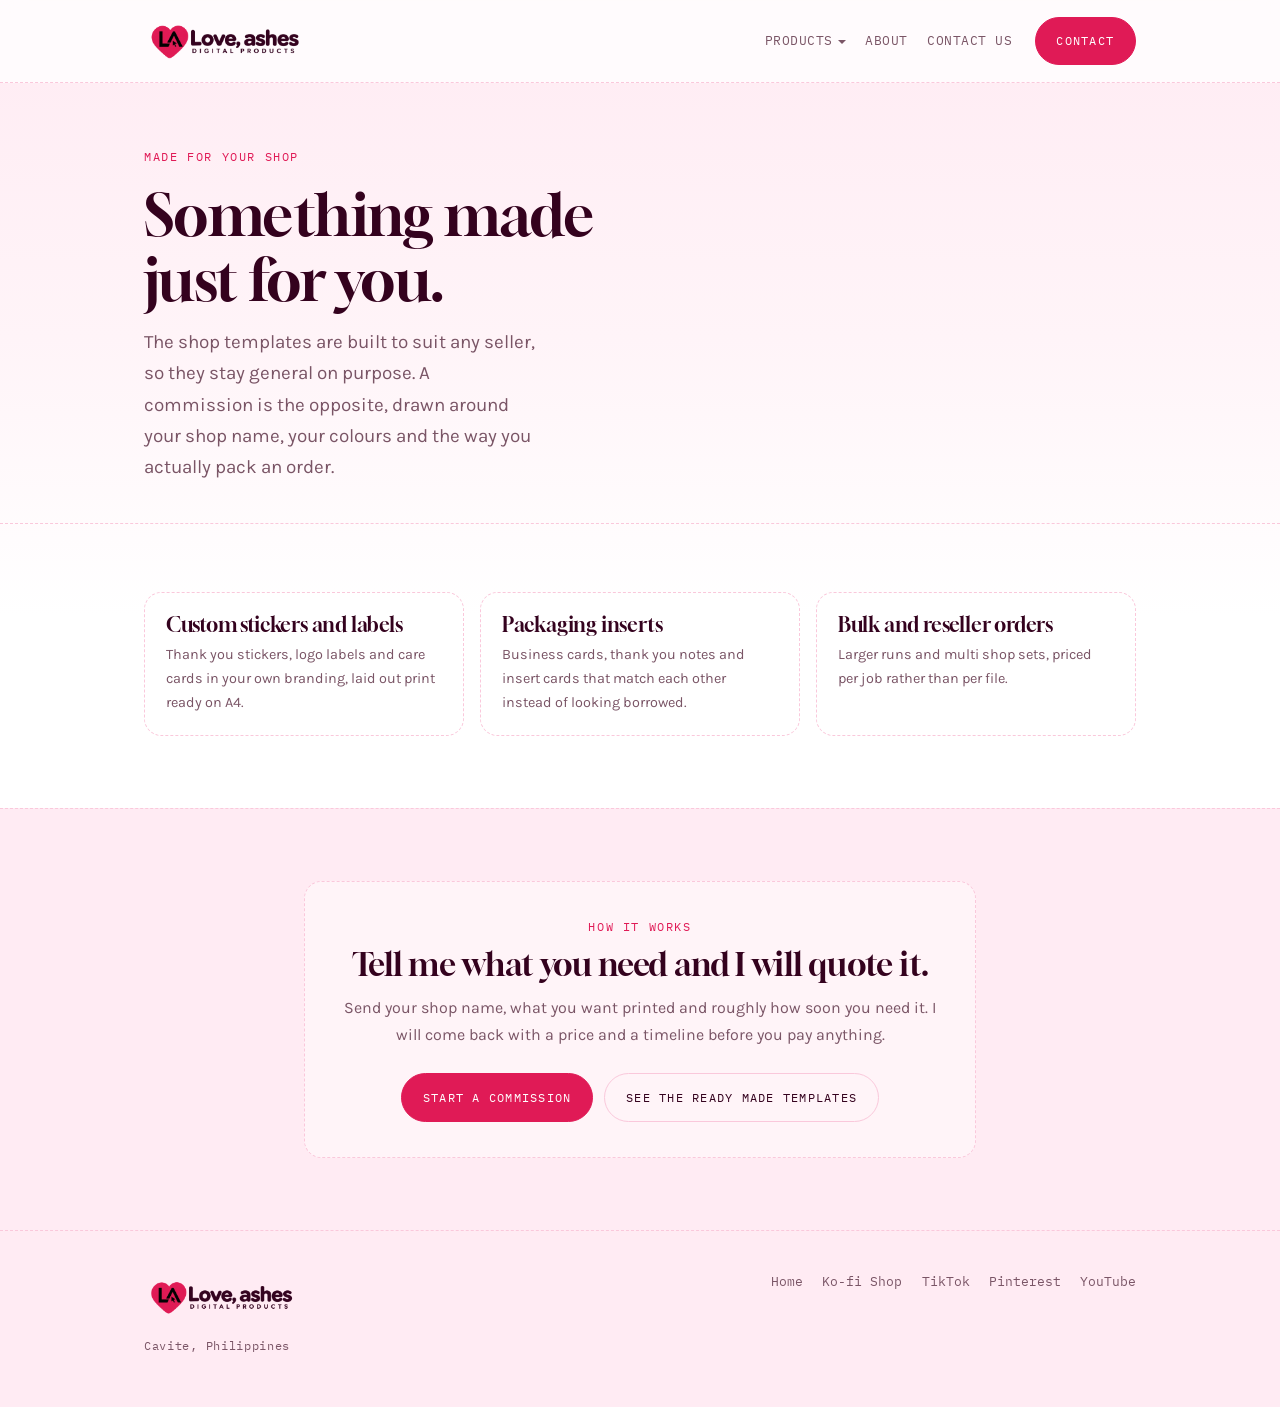
<file: commissions.html>
<!doctype html>
<html lang="en">
<head>
<meta charset="utf-8">
<meta name="viewport" content="width=device-width, initial-scale=1, viewport-fit=cover">
<title>Commissions &middot; Love, Ashes</title>
<meta name="description" content="Custom printable templates made to order: your own stickers, labels, cards and packaging inserts.">
<link rel="stylesheet" href="https://fonts.googleapis.com/css2?family=Gloock&family=Karla:ital,wght@0,400;0,500;0,700;1,400&family=IBM+Plex+Mono:wght@400;500&display=swap">
<link rel="stylesheet" href="styles.css">
<style>
:root{padding-top:env(safe-area-inset-top,0px);padding-bottom:env(safe-area-inset-bottom,0px)}
[hidden]{display:none!important}
.note{
  border:1.5px dashed var(--cut);border-radius:1.1rem;background:var(--wash);
  padding:clamp(1.4rem,4vw,2.2rem);max-width:42rem;margin:0 auto;text-align:center;
}
.linkcards{display:grid;grid-template-columns:repeat(auto-fit,minmax(14rem,1fr));gap:1rem;margin-top:2rem}
.linkcard{
  display:block;text-decoration:none;padding:1.3rem;
  border:1.5px dashed var(--cut);border-radius:1.1rem;background:var(--card);
  transition:transform .25s ease,box-shadow .25s ease,border-color .25s ease;
}
.linkcard:hover{transform:translateY(-4px);box-shadow:var(--lift);border-color:var(--rose)}
.linkcard h3{font-size:1.25rem;margin-bottom:.4rem}
.linkcard p{color:var(--ink-soft);font-size:.9rem}
</style>
</head>
<body>


<nav>
  <div class="wrap navin">
    <a class="mark" href="index.html">
      <img src="img/logo.webp" alt="Love, ashes. Digital products." width="2000" height="667">
    </a>
    <div class="navlinks">
      <span class="hasmenu">
        <a href="products.html" aria-haspopup="true">Products<span class="caret" aria-hidden="true"></span></a>
        <span class="menu">
          <a href="products.html">Digital Products</a>
          <a href="keychains.html">Keychains</a>
          <a href="tiktok-finds.html">TikTok Finds</a>
          <a href="commissions.html">Commissions</a>
        </span>
      </span>
      <a href="index.html#about">About</a>
      <a href="contact.html">Contact us</a>
    </div>
    <a class="btn" href="contact.html">Contact</a>
    <button class="burger" type="button" aria-expanded="false" aria-controls="mobilemenu">
      <span class="bars" aria-hidden="true"></span>
      <span class="vh">Menu</span>
    </button>
  </div>
  <div class="mobilemenu" id="mobilemenu" hidden>
    <div class="wrap mm-in">
      <p class="mm-label">Products</p>
      <a href="products.html">Digital Products</a>
      <a href="keychains.html">Keychains</a>
      <a href="tiktok-finds.html">TikTok Finds</a>
      <a href="commissions.html">Commissions</a>
      <p class="mm-label">More</p>
      <a href="index.html#about">About</a>
      <a href="contact.html">Contact us</a>
    </div>
  </div>
</nav>

<header class="hero wrap">
  <p class="spec">Made for your shop</p>
  <h1 style="font-size:clamp(2.3rem,6vw,3.6rem);margin-block:1rem .9rem;max-width:17ch">Something made just for you.</h1>
  <p class="lede">The shop templates are built to suit any seller, so they stay general on purpose. A commission is the opposite, drawn around your shop name, your colours and the way you actually pack an order.</p>
</header>

<section class="band">
  <div class="wrap">
    <div class="linkcards">
      <div class="linkcard" style="cursor:default">
        <h3>Custom stickers and labels</h3>
        <p>Thank you stickers, logo labels and care cards in your own branding, laid out print ready on A4.</p>
      </div>
      <div class="linkcard" style="cursor:default">
        <h3>Packaging inserts</h3>
        <p>Business cards, thank you notes and insert cards that match each other instead of looking borrowed.</p>
      </div>
      <div class="linkcard" style="cursor:default">
        <h3>Bulk and reseller orders</h3>
        <p>Larger runs and multi shop sets, priced per job rather than per file.</p>
      </div>
    </div>
  </div>
</section>

<section class="band tint">
  <div class="wrap">
    <div class="note">
      <p class="spec">How it works</p>
      <h2 style="font-size:clamp(1.5rem,3.4vw,2rem);margin-block:.6rem .8rem">Tell me what you need and I will quote it.</h2>
      <p style="color:var(--ink-soft)">Send your shop name, what you want printed and roughly how soon you need it. I will come back with a price and a timeline before you pay anything.</p>
      <div class="btn-row" style="justify-content:center">
        <a class="btn" href="contact.html">Start a commission</a>
        <a class="btn ghost" href="products.html">See the ready made templates</a>
      </div>
    </div>
  </div>
</section>

<footer>
  <div class="wrap foot">
    <div>
      <a class="mark" href="index.html" style="margin-bottom:.6rem">
        <img src="img/logo.webp" alt="Love, ashes. Digital products." width="2000" height="667">
      </a>
      <br>
      <small>Cavite, Philippines</small>
    </div>
    <div class="foot-links">
      <a href="index.html">Home</a>
      <a href="https://ko-fi.com/ashesbm">Ko-fi Shop</a>
      <a href="https://www.tiktok.com/@loveashes.co">TikTok</a>
      <a href="https://ph.pinterest.com/ashesavayah/">Pinterest</a>
      <a href="https://www.youtube.com/@Ashesavayah">YouTube</a>
    </div>
  </div>
</footer>

<script>
/* Mobile menu toggle: opens the sheet, closes it on a link, on Escape, on an
   outside tap, and when the viewport grows past the breakpoint where the real
   nav links come back. */
(function(){
  var b=document.querySelector('.burger'), m=document.getElementById('mobilemenu');
  if(!b||!m)return;
  function set(open){b.setAttribute('aria-expanded',open?'true':'false');m.hidden=!open;}
  b.addEventListener('click',function(e){e.stopPropagation();set(m.hidden);});
  m.addEventListener('click',function(e){if(e.target.closest('a'))set(false);});
  document.addEventListener('click',function(e){
    if(!m.hidden&&!m.contains(e.target)&&!b.contains(e.target))set(false);
  });
  document.addEventListener('keydown',function(e){
    if(e.key==='Escape'&&!m.hidden){set(false);b.focus();}
  });
  var mq=window.matchMedia('(min-width:901px)');
  function sync(){if(mq.matches&&!m.hidden)set(false);}
  if(mq.addEventListener)mq.addEventListener('change',sync);else if(mq.addListener)mq.addListener(sync);
  /* belt and braces: some browsers throttle matchMedia in background tabs, and
     the sheet must never be left flagged open once the real nav links return */
  window.addEventListener('resize',sync,{passive:true});
  window.addEventListener('pageshow',sync);
})();
</script>

</body>
</html>
</file>
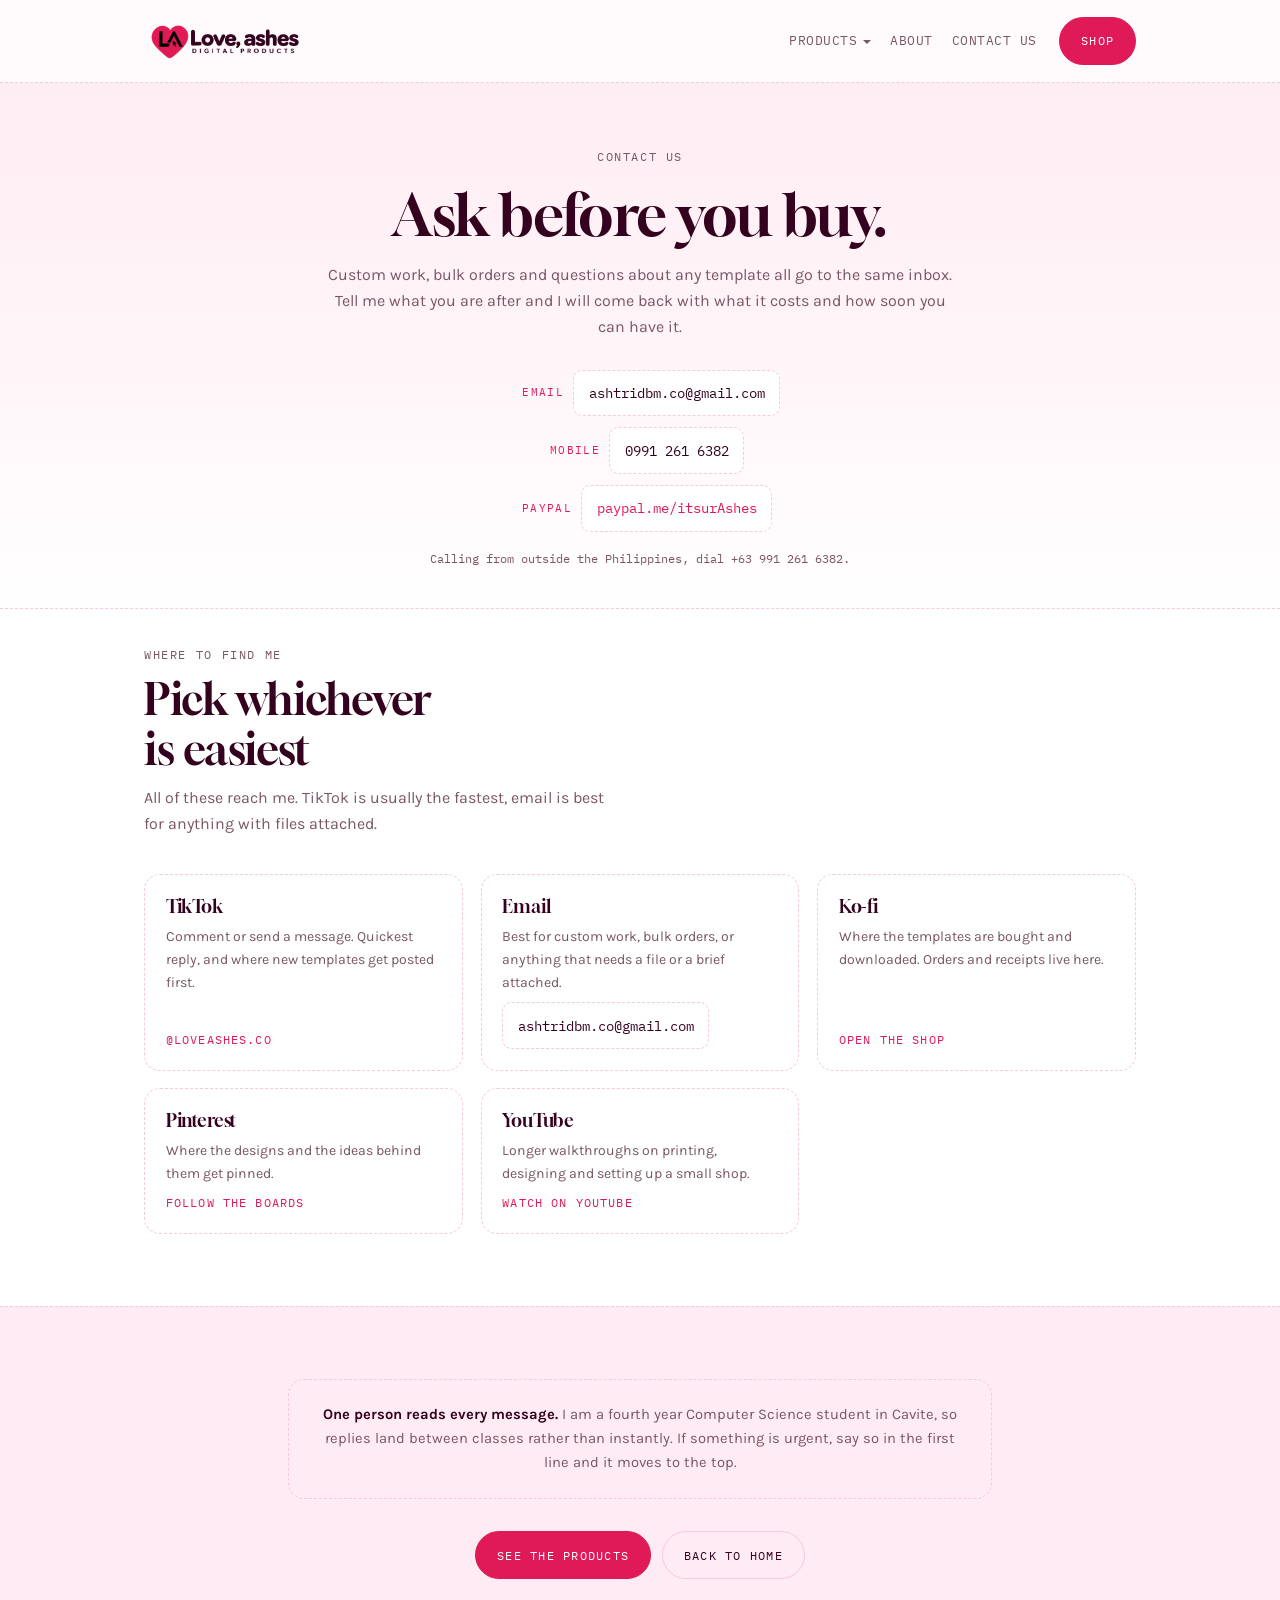
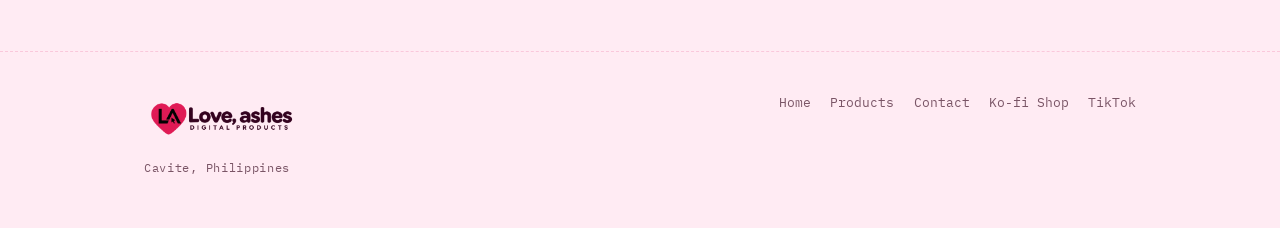
<file: contact.html>
<!doctype html>
<html lang="en">
<head>
<meta charset="utf-8">
<meta name="viewport" content="width=device-width, initial-scale=1, viewport-fit=cover">
<title>Contact &middot; Love, Ashes</title>
<meta name="description" content="Message Love, Ashes about a custom file, a bulk order or a question about any template. Based in Cavite, Philippines.">
<link rel="stylesheet" href="https://fonts.googleapis.com/css2?family=Gloock&family=Karla:ital,wght@0,400;0,500;0,700;1,400&family=IBM+Plex+Mono:wght@400;500&display=swap">
<link rel="stylesheet" href="styles.css">
<style>
:root{padding-top:env(safe-area-inset-top,0px);padding-bottom:env(safe-area-inset-bottom,0px)}
[hidden]{display:none!important}

.channels{display:grid;grid-template-columns:repeat(auto-fit,minmax(15rem,1fr));gap:1.1rem}
.channel{
  min-width:0;background:var(--card);border:1.5px dashed var(--cut);border-radius:1rem;
  padding:1.3rem;display:flex;flex-direction:column;gap:.5rem;
  transition:transform .25s ease,box-shadow .25s ease,border-color .25s ease;
}
.channel:hover{transform:translateY(-4px);box-shadow:var(--lift);border-color:var(--rose)}
.channel h3{font-size:1.15rem}
.channel p{font-size:.88rem;color:var(--ink-soft);flex:1}
.channel a{
  font-family:var(--spec);font-size:.72rem;letter-spacing:.1em;text-transform:uppercase;
  color:var(--rose);text-decoration:none;
}
.channel a:hover{text-decoration:underline}

.reply{
  border:1.5px dashed var(--cut);border-radius:1rem;background:var(--blush);
  padding:1.4rem;max-width:44rem;margin-inline:auto;text-align:center;
}
.reply p{color:var(--ink-soft);font-size:.92rem}
.reply strong{color:var(--ink);font-weight:700}
</style>
</head>
<body>

<nav>
  <div class="wrap navin">
    <a class="mark" href="index.html">
      <img src="img/logo.webp" alt="Love, ashes. Digital products." width="2000" height="667">
    </a>
    <div class="navlinks">
      <span class="hasmenu">
        <a href="products.html" aria-haspopup="true">Products<span class="caret" aria-hidden="true"></span></a>
        <span class="menu">
          <a href="products.html">Digital Products</a>
          <a href="keychains.html">Keychains</a>
          <a href="tiktok-finds.html">TikTok Finds</a>
          <a href="commissions.html">Commissions</a>
        </span>
      </span>
      <a href="index.html#about">About</a>
      <a href="contact.html">Contact us</a>
    </div>
    <a class="btn" href="products.html">Shop</a>
    <button class="burger" type="button" aria-expanded="false" aria-controls="mobilemenu">
      <span class="bars" aria-hidden="true"></span>
      <span class="vh">Menu</span>
    </button>
  </div>
  <div class="mobilemenu" id="mobilemenu" hidden>
    <div class="wrap mm-in">
      <p class="mm-label">Products</p>
      <a href="products.html">Digital Products</a>
      <a href="keychains.html">Keychains</a>
      <a href="tiktok-finds.html">TikTok Finds</a>
      <a href="commissions.html">Commissions</a>
      <p class="mm-label">More</p>
      <a href="index.html#about">About</a>
      <a href="contact.html">Contact us</a>
    </div>
  </div>
</nav>

<header class="hero wrap">
  <div class="contact">
    <p class="spec">Contact us</p>
    <h1 style="font-size:clamp(2.3rem,6vw,3.6rem);margin-block:1rem .9rem">Ask before you buy.</h1>
    <p style="color:var(--ink-soft)">Custom work, bulk orders and questions about any template all go to the same inbox. Tell me what you are after and I will come back with what it costs and how soon you can have it.</p>
    <div class="contact-fields">
      <div class="field">
        <span class="field-label">Email</span>
        <span class="mailbox">ashtridbm.co@gmail.com</span>
      </div>
      <div class="field">
        <span class="field-label">Mobile</span>
        <span class="mailbox">0991 261 6382</span>
      </div>
      <div class="field">
        <span class="field-label">PayPal</span>
        <a class="mailbox paylink" href="https://www.paypal.me/itsurAshes">paypal.me/itsurAshes</a>
      </div>
      <p class="field-note">Calling from outside the Philippines, dial +63 991 261 6382.</p>
    </div>
  </div>
</header>

<section class="band">
  <div class="wrap">
    <div class="band-head">
      <p class="spec">Where to find me</p>
      <h2>Pick whichever is easiest</h2>
      <p>All of these reach me. TikTok is usually the fastest, email is best for anything with files attached.</p>
    </div>
    <div class="channels">
      <article class="channel">
        <h3>TikTok</h3>
        <p>Comment or send a message. Quickest reply, and where new templates get posted first.</p>
        <a href="https://www.tiktok.com/@loveashes.co">@loveashes.co</a>
      </article>
      <article class="channel">
        <h3>Email</h3>
        <p>Best for custom work, bulk orders, or anything that needs a file or a brief attached.</p>
        <span class="mailbox" style="align-self:flex-start">ashtridbm.co@gmail.com</span>
      </article>
      <article class="channel">
        <h3>Ko-fi</h3>
        <p>Where the templates are bought and downloaded. Orders and receipts live here.</p>
        <a href="https://ko-fi.com/ashesbm">Open the shop</a>
      </article>
      <article class="channel">
        <h3>Pinterest</h3>
        <p>Where the designs and the ideas behind them get pinned.</p>
        <a href="https://ph.pinterest.com/ashesavayah/">Follow the boards</a>
      </article>
      <article class="channel">
        <h3>YouTube</h3>
        <p>Longer walkthroughs on printing, designing and setting up a small shop.</p>
        <a href="https://www.youtube.com/@Ashesavayah">Watch on YouTube</a>
      </article>
    </div>
  </div>
</section>

<section class="band tint">
  <div class="wrap">
    <div class="reply">
      <p><strong>One person reads every message.</strong> I am a fourth year Computer Science student in Cavite, so replies land between classes rather than instantly. If something is urgent, say so in the first line and it moves to the top.</p>
    </div>
    <div class="btn-row" style="justify-content:center;margin-top:2rem">
      <a class="btn" href="products.html">See the products</a>
      <a class="btn ghost" href="index.html">Back to home</a>
    </div>
  </div>
</section>

<footer>
  <div class="wrap foot">
    <div>
      <a class="mark" href="index.html" style="margin-bottom:.6rem">
        <img src="img/logo.webp" alt="Love, ashes. Digital products." width="2000" height="667">
      </a>
      <br>
      <small>Cavite, Philippines</small>
    </div>
    <div class="foot-links">
      <a href="index.html">Home</a>
      <a href="products.html">Products</a>
      <a href="contact.html">Contact</a>
      <a href="https://ko-fi.com/ashesbm">Ko-fi Shop</a>
      <a href="https://www.tiktok.com/@loveashes.co">TikTok</a>
    </div>
  </div>
</footer>

<script>
/* Mobile menu toggle: opens the sheet, closes it on a link, on Escape, on an
   outside tap, and when the viewport grows past the breakpoint where the real
   nav links come back. */
(function(){
  var b=document.querySelector('.burger'), m=document.getElementById('mobilemenu');
  if(!b||!m)return;
  function set(open){b.setAttribute('aria-expanded',open?'true':'false');m.hidden=!open;}
  b.addEventListener('click',function(e){e.stopPropagation();set(m.hidden);});
  m.addEventListener('click',function(e){if(e.target.closest('a'))set(false);});
  document.addEventListener('click',function(e){
    if(!m.hidden&&!m.contains(e.target)&&!b.contains(e.target))set(false);
  });
  document.addEventListener('keydown',function(e){
    if(e.key==='Escape'&&!m.hidden){set(false);b.focus();}
  });
  var mq=window.matchMedia('(min-width:901px)');
  function sync(){if(mq.matches&&!m.hidden)set(false);}
  if(mq.addEventListener)mq.addEventListener('change',sync);else if(mq.addListener)mq.addListener(sync);
  /* belt and braces: some browsers throttle matchMedia in background tabs, and
     the sheet must never be left flagged open once the real nav links return */
  window.addEventListener('resize',sync,{passive:true});
  window.addEventListener('pageshow',sync);
})();
</script>

</body>
</html>
</file>
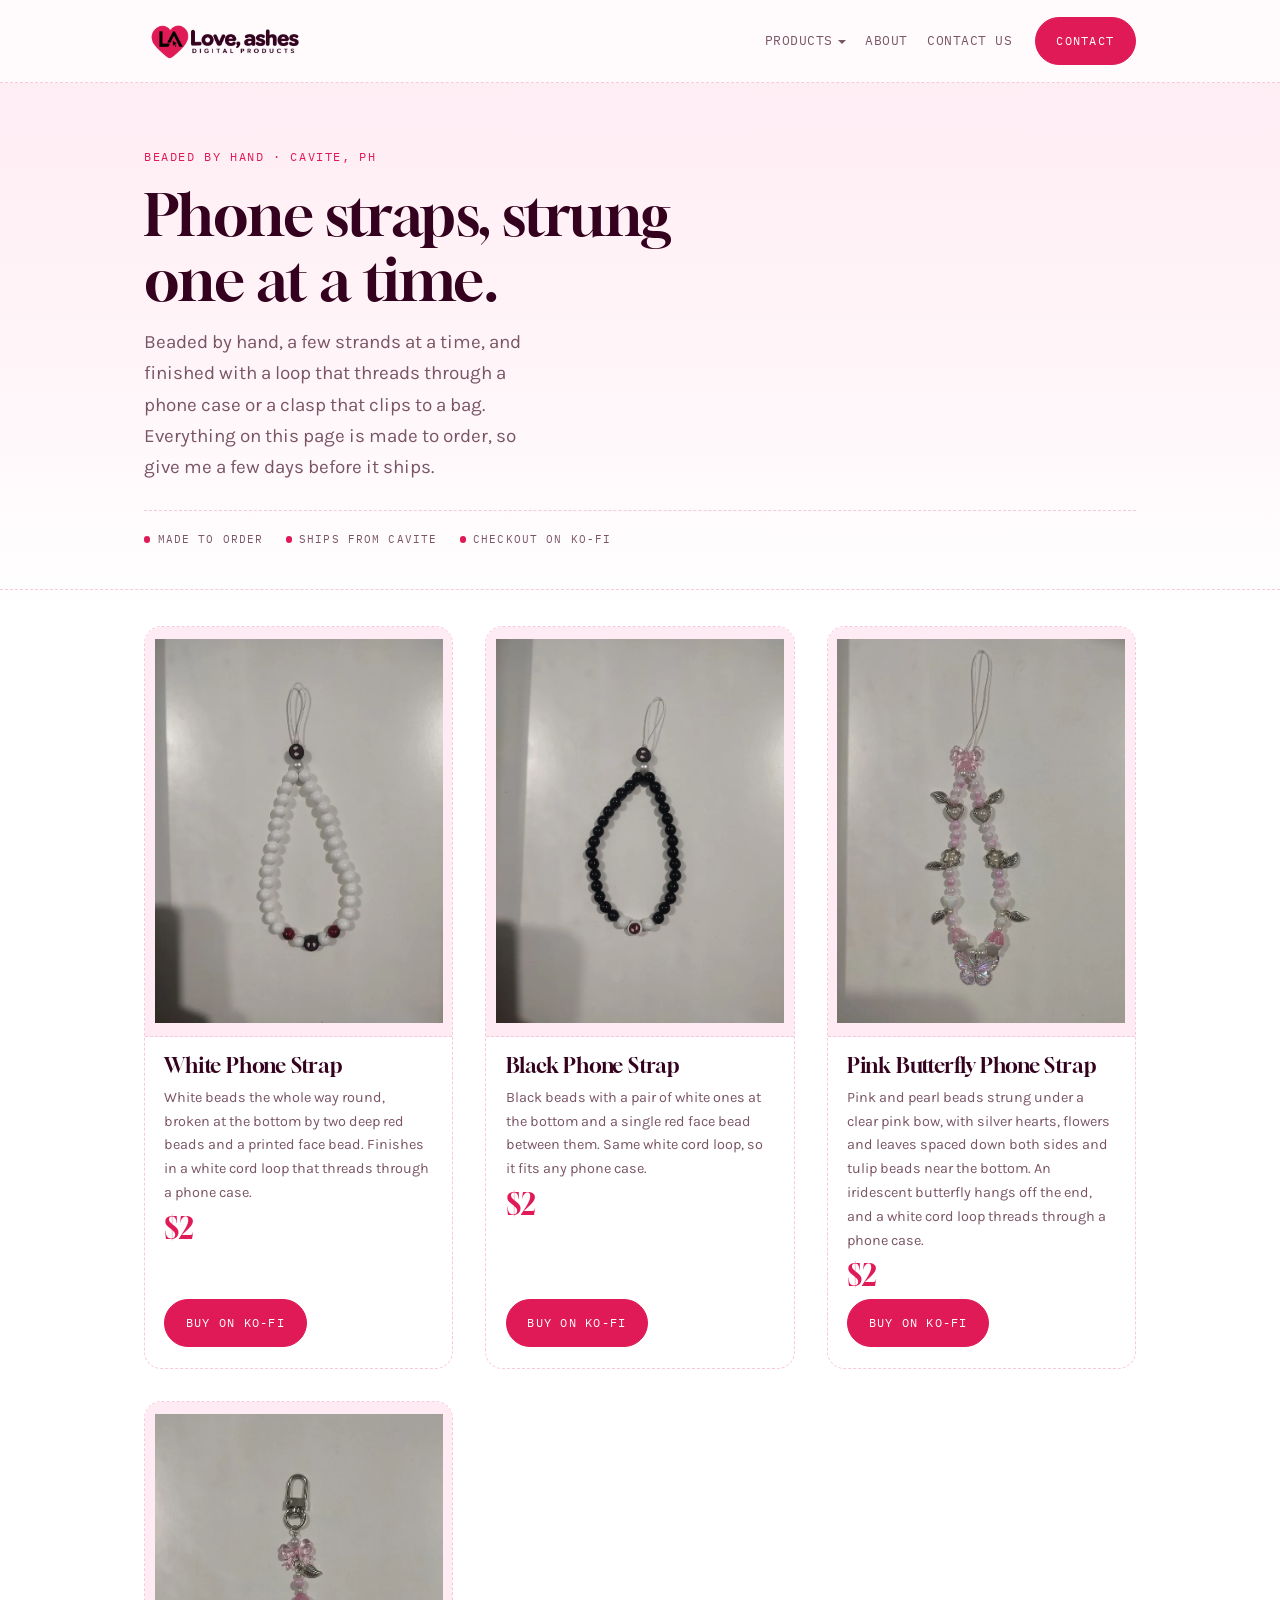
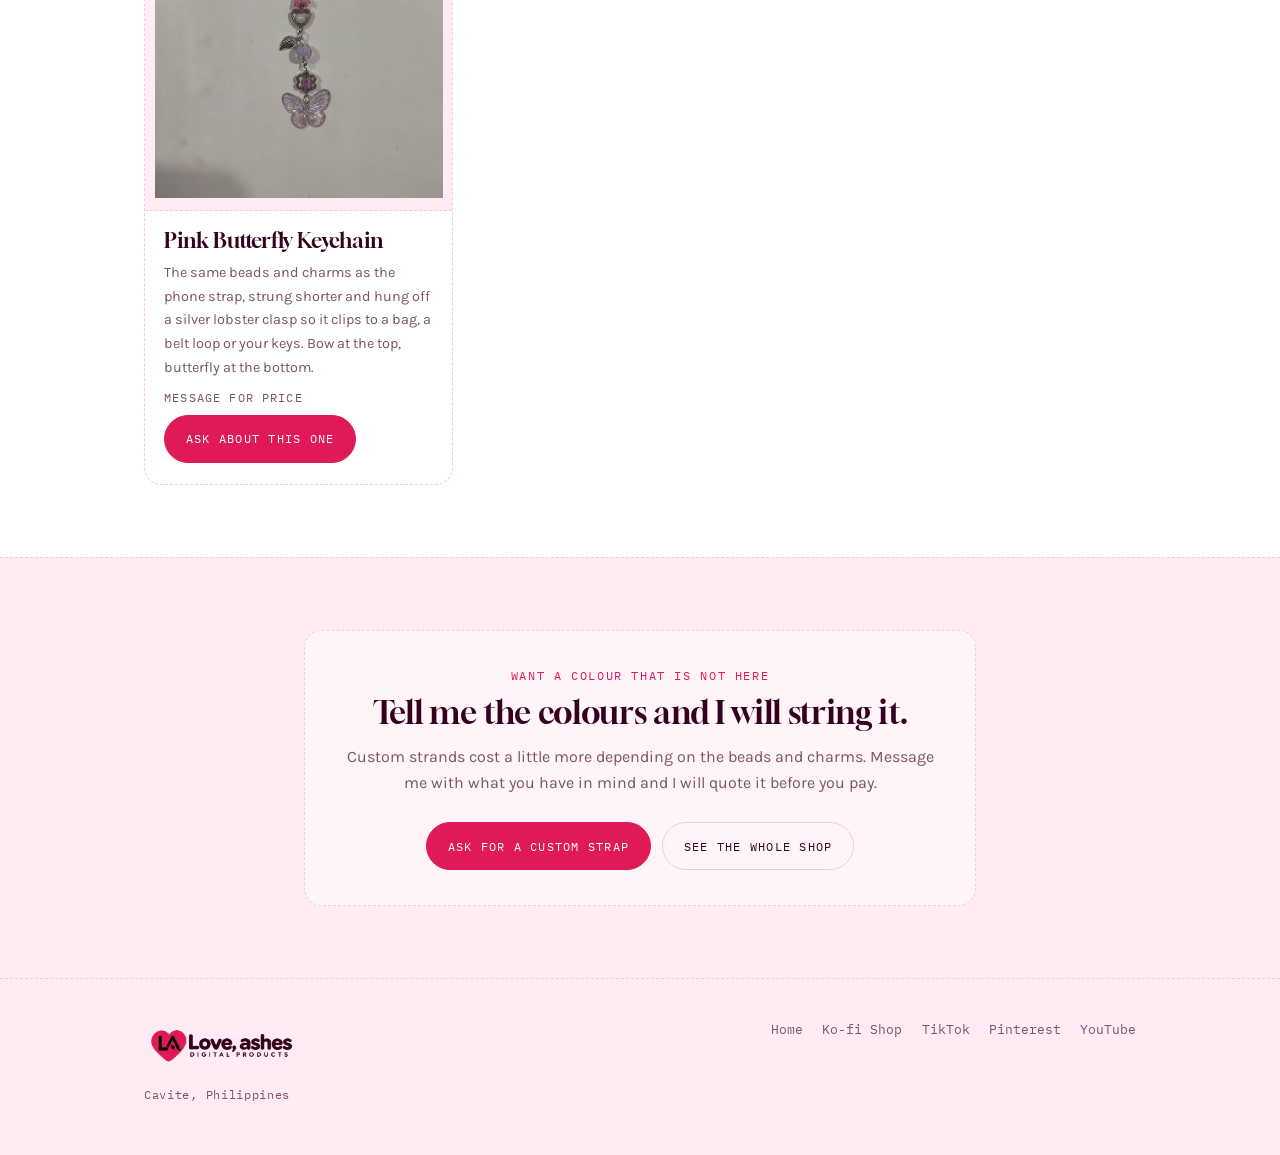
<file: keychains.html>
<!doctype html>
<html lang="en">
<head>
<meta charset="utf-8">
<meta name="viewport" content="width=device-width, initial-scale=1, viewport-fit=cover">
<title>Keychains &middot; Love, Ashes</title>
<meta name="description" content="Hand beaded phone straps from Love, Ashes. Two designs, $2 each, made to order in Cavite.">
<link rel="stylesheet" href="https://fonts.googleapis.com/css2?family=Gloock&family=Karla:ital,wght@0,400;0,500;0,700;1,400&family=IBM+Plex+Mono:wght@400;500&display=swap">
<link rel="stylesheet" href="styles.css">
<style>
:root{padding-top:env(safe-area-inset-top,0px);padding-bottom:env(safe-area-inset-bottom,0px)}
[hidden]{display:none!important}

.straps{display:grid;grid-template-columns:repeat(auto-fit,minmax(16rem,1fr));gap:clamp(1.2rem,3vw,2rem)}
.strap{
  display:flex;flex-direction:column;
  border:1.5px dashed var(--cut);border-radius:1.1rem;background:var(--card);overflow:hidden;
  transition:transform .25s ease,box-shadow .25s ease,border-color .25s ease;
}
.strap:hover{transform:translateY(-4px);box-shadow:var(--lift);border-color:var(--rose)}
/* photo slot. Until a real photo is dropped in, the dashed frame reads as part
   of the proof-sheet look rather than a broken image. */
.strap-shot{
  /* a flex item's automatic minimum size is its content, which lets a tall
     photo stretch the frame past its ratio. min-height:0 lets 3:4 win. */
  aspect-ratio:3/4;flex:none;min-height:0;background:var(--blush);
  display:flex;align-items:center;justify-content:center;
  border-bottom:1.5px dashed var(--cut);
}
.strap-shot img{width:100%;height:100%;object-fit:contain;padding:.6rem}
.strap-body{padding:1.1rem 1.2rem 1.3rem;display:flex;flex-direction:column;gap:.5rem;flex:1}
.strap h2{font-size:1.3rem}
.strap p{color:var(--ink-soft);font-size:.9rem}
.strap .price{font-family:var(--display);font-size:1.9rem;color:var(--rose);line-height:1}
.strap .price-ask{
  font-family:var(--spec);font-size:.72rem;letter-spacing:.1em;text-transform:uppercase;
  color:var(--ink-soft);
}
.strap .btn{margin-top:auto;align-self:flex-start}
.note{
  border:1.5px dashed var(--cut);border-radius:1.1rem;background:var(--wash);
  padding:clamp(1.4rem,4vw,2.2rem);max-width:42rem;margin:0 auto;text-align:center;
}
</style>
</head>
<body>


<nav>
  <div class="wrap navin">
    <a class="mark" href="index.html">
      <img src="img/logo.webp" alt="Love, ashes. Digital products." width="2000" height="667">
    </a>
    <div class="navlinks">
      <span class="hasmenu">
        <a href="products.html" aria-haspopup="true">Products<span class="caret" aria-hidden="true"></span></a>
        <span class="menu">
          <a href="products.html">Digital Products</a>
          <a href="keychains.html">Keychains</a>
          <a href="tiktok-finds.html">TikTok Finds</a>
          <a href="commissions.html">Commissions</a>
        </span>
      </span>
      <a href="index.html#about">About</a>
      <a href="contact.html">Contact us</a>
    </div>
    <a class="btn" href="contact.html">Contact</a>
    <button class="burger" type="button" aria-expanded="false" aria-controls="mobilemenu">
      <span class="bars" aria-hidden="true"></span>
      <span class="vh">Menu</span>
    </button>
  </div>
  <div class="mobilemenu" id="mobilemenu" hidden>
    <div class="wrap mm-in">
      <p class="mm-label">Products</p>
      <a href="products.html">Digital Products</a>
      <a href="keychains.html">Keychains</a>
      <a href="tiktok-finds.html">TikTok Finds</a>
      <a href="commissions.html">Commissions</a>
      <p class="mm-label">More</p>
      <a href="index.html#about">About</a>
      <a href="contact.html">Contact us</a>
    </div>
  </div>
</nav>

<header class="hero wrap">
  <p class="spec">Beaded by hand &middot; Cavite, PH</p>
  <h1 style="font-size:clamp(2.3rem,6vw,3.6rem);margin-block:1rem .9rem;max-width:17ch">Phone straps, strung one at a time.</h1>
  <p class="lede">Beaded by hand, a few strands at a time, and finished with a loop that threads through a phone case or a clasp that clips to a bag. Everything on this page is made to order, so give me a few days before it ships.</p>
  <div class="trust">
    <span>Made to order</span>
    <span>Ships from Cavite</span>
    <span>Checkout on Ko-fi</span>
  </div>
</header>

<section class="band">
  <div class="wrap">
    <div class="straps">

      <article class="strap">
        <div class="strap-shot">
          <img src="img/strap-white.webp" alt="White beaded phone strap with two red beads and a dark printed face bead at the bottom" width="675" height="900">
        </div>
        <div class="strap-body">
          <h2>White Phone Strap</h2>
          <p>White beads the whole way round, broken at the bottom by two deep red beads and a printed face bead. Finishes in a white cord loop that threads through a phone case.</p>
          <span class="price">$2</span>
          <a class="btn" href="https://ko-fi.com/ashesbm/shop">Buy on Ko-fi</a>
        </div>
      </article>

      <article class="strap">
        <div class="strap-shot">
          <img src="img/strap-black.webp" alt="Black beaded phone strap with white beads and a red printed face bead at the bottom" width="675" height="900">
        </div>
        <div class="strap-body">
          <h2>Black Phone Strap</h2>
          <p>Black beads with a pair of white ones at the bottom and a single red face bead between them. Same white cord loop, so it fits any phone case.</p>
          <span class="price">$2</span>
          <a class="btn" href="https://ko-fi.com/ashesbm/shop">Buy on Ko-fi</a>
        </div>
      </article>

      <article class="strap">
        <div class="strap-shot">
          <img src="img/strap-pink.webp" alt="Pink beaded phone strap with a clear bow, pearl beads, silver heart and flower charms and an iridescent butterfly" width="675" height="900" loading="lazy">
        </div>
        <div class="strap-body">
          <h2>Pink Butterfly Phone Strap</h2>
          <p>Pink and pearl beads strung under a clear pink bow, with silver hearts, flowers and leaves spaced down both sides and tulip beads near the bottom. An iridescent butterfly hangs off the end, and a white cord loop threads through a phone case.</p>
          <span class="price">$2</span>
          <a class="btn" href="https://ko-fi.com/ashesbm/shop">Buy on Ko-fi</a>
        </div>
      </article>

      <article class="strap">
        <div class="strap-shot">
          <img src="img/keychain-pink.webp" alt="Pink beaded keychain on a silver lobster clasp, with a bow, heart and flower charms and an iridescent butterfly" width="675" height="900" loading="lazy">
        </div>
        <div class="strap-body">
          <h2>Pink Butterfly Keychain</h2>
          <p>The same beads and charms as the phone strap, strung shorter and hung off a silver lobster clasp so it clips to a bag, a belt loop or your keys. Bow at the top, butterfly at the bottom.</p>
          <span class="price-ask">Message for price</span>
          <a class="btn" href="contact.html">Ask about this one</a>
        </div>
      </article>

    </div>
  </div>
</section>

<section class="band tint">
  <div class="wrap">
    <div class="note">
      <p class="spec">Want a colour that is not here</p>
      <h2 style="font-size:clamp(1.5rem,3.4vw,2rem);margin-block:.6rem .8rem">Tell me the colours and I will string it.</h2>
      <p style="color:var(--ink-soft)">Custom strands cost a little more depending on the beads and charms. Message me with what you have in mind and I will quote it before you pay.</p>
      <div class="btn-row" style="justify-content:center">
        <a class="btn" href="contact.html">Ask for a custom strap</a>
        <a class="btn ghost" href="https://ko-fi.com/ashesbm/shop">See the whole shop</a>
      </div>
    </div>
  </div>
</section>

<footer>
  <div class="wrap foot">
    <div>
      <a class="mark" href="index.html" style="margin-bottom:.6rem">
        <img src="img/logo.webp" alt="Love, ashes. Digital products." width="2000" height="667">
      </a>
      <br>
      <small>Cavite, Philippines</small>
    </div>
    <div class="foot-links">
      <a href="index.html">Home</a>
      <a href="https://ko-fi.com/ashesbm">Ko-fi Shop</a>
      <a href="https://www.tiktok.com/@loveashes.co">TikTok</a>
      <a href="https://ph.pinterest.com/ashesavayah/">Pinterest</a>
      <a href="https://www.youtube.com/@Ashesavayah">YouTube</a>
    </div>
  </div>
</footer>

<script>
/* Mobile menu toggle: opens the sheet, closes it on a link, on Escape, on an
   outside tap, and when the viewport grows past the breakpoint where the real
   nav links come back. */
(function(){
  var b=document.querySelector('.burger'), m=document.getElementById('mobilemenu');
  if(!b||!m)return;
  function set(open){b.setAttribute('aria-expanded',open?'true':'false');m.hidden=!open;}
  b.addEventListener('click',function(e){e.stopPropagation();set(m.hidden);});
  m.addEventListener('click',function(e){if(e.target.closest('a'))set(false);});
  document.addEventListener('click',function(e){
    if(!m.hidden&&!m.contains(e.target)&&!b.contains(e.target))set(false);
  });
  document.addEventListener('keydown',function(e){
    if(e.key==='Escape'&&!m.hidden){set(false);b.focus();}
  });
  var mq=window.matchMedia('(min-width:901px)');
  function sync(){if(mq.matches&&!m.hidden)set(false);}
  if(mq.addEventListener)mq.addEventListener('change',sync);else if(mq.addListener)mq.addListener(sync);
  /* belt and braces: some browsers throttle matchMedia in background tabs, and
     the sheet must never be left flagged open once the real nav links return */
  window.addEventListener('resize',sync,{passive:true});
  window.addEventListener('pageshow',sync);
})();
</script>
</body>
</html>
</file>
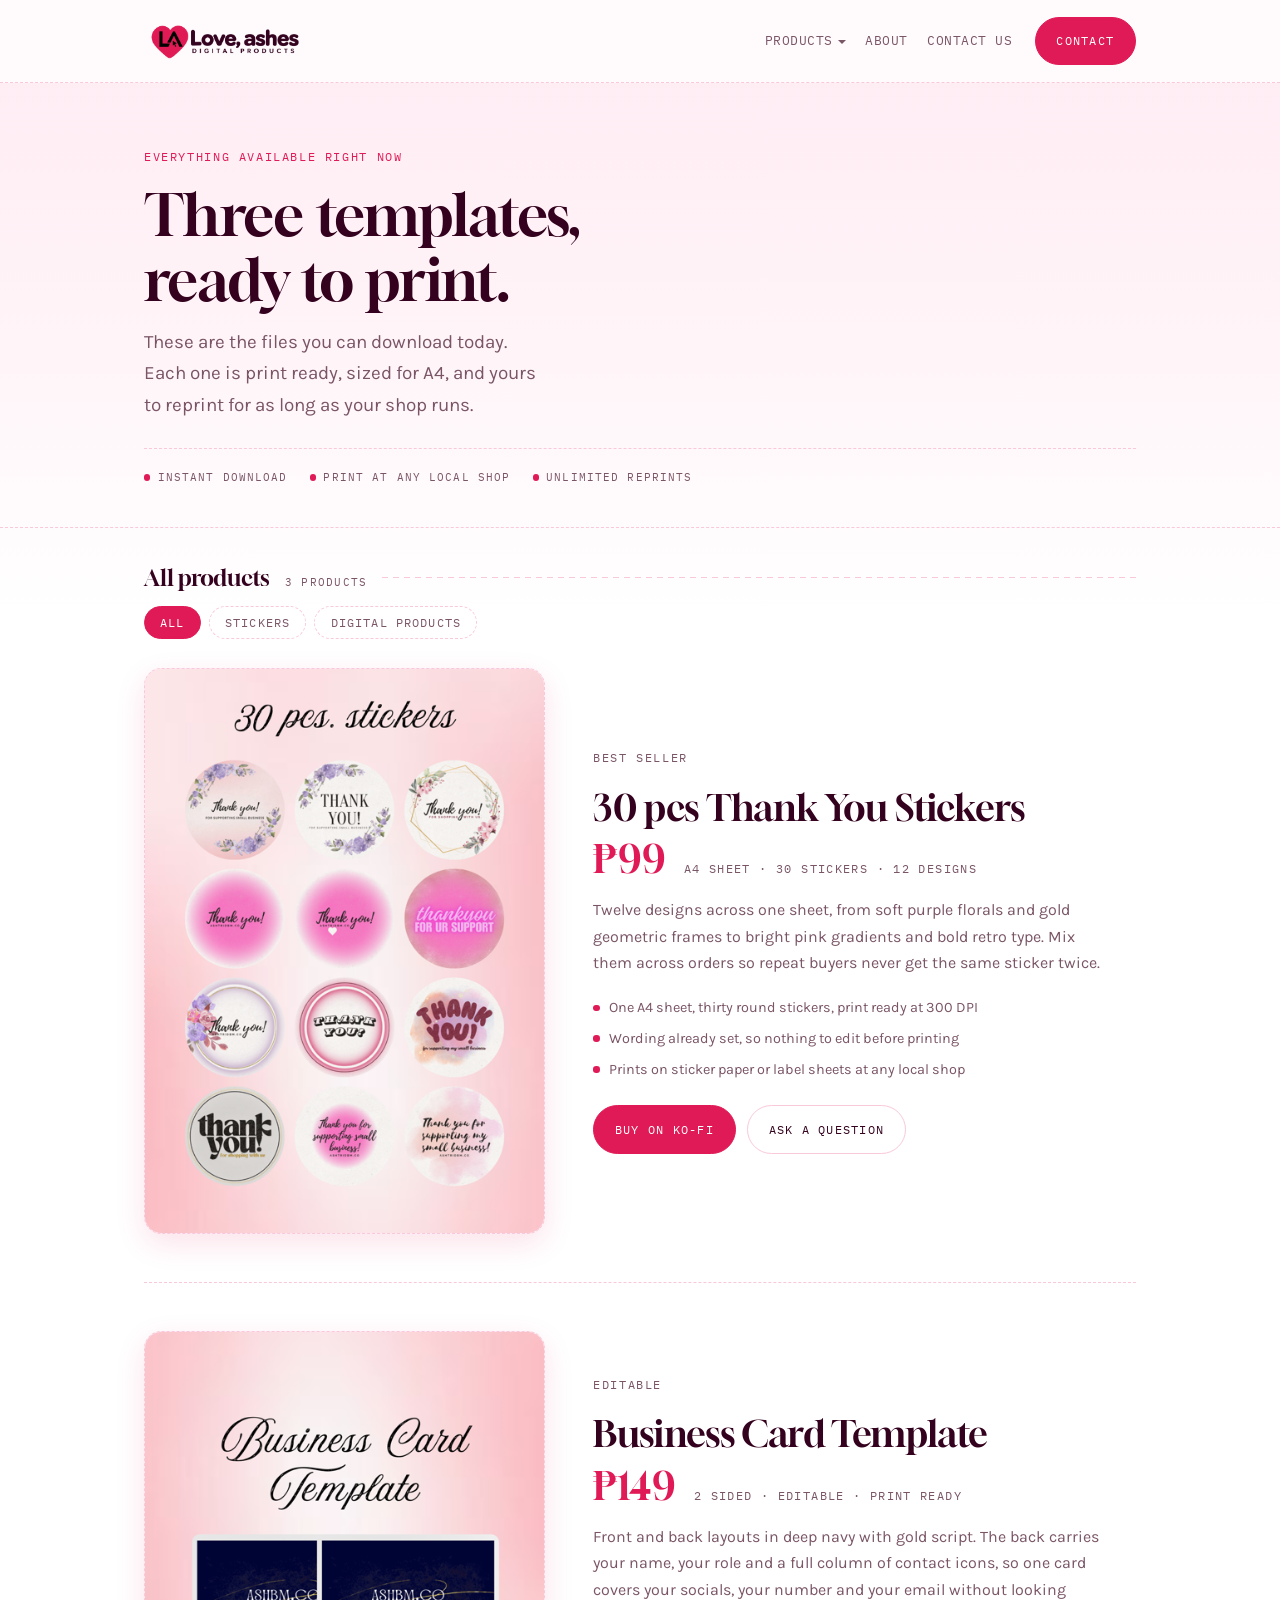
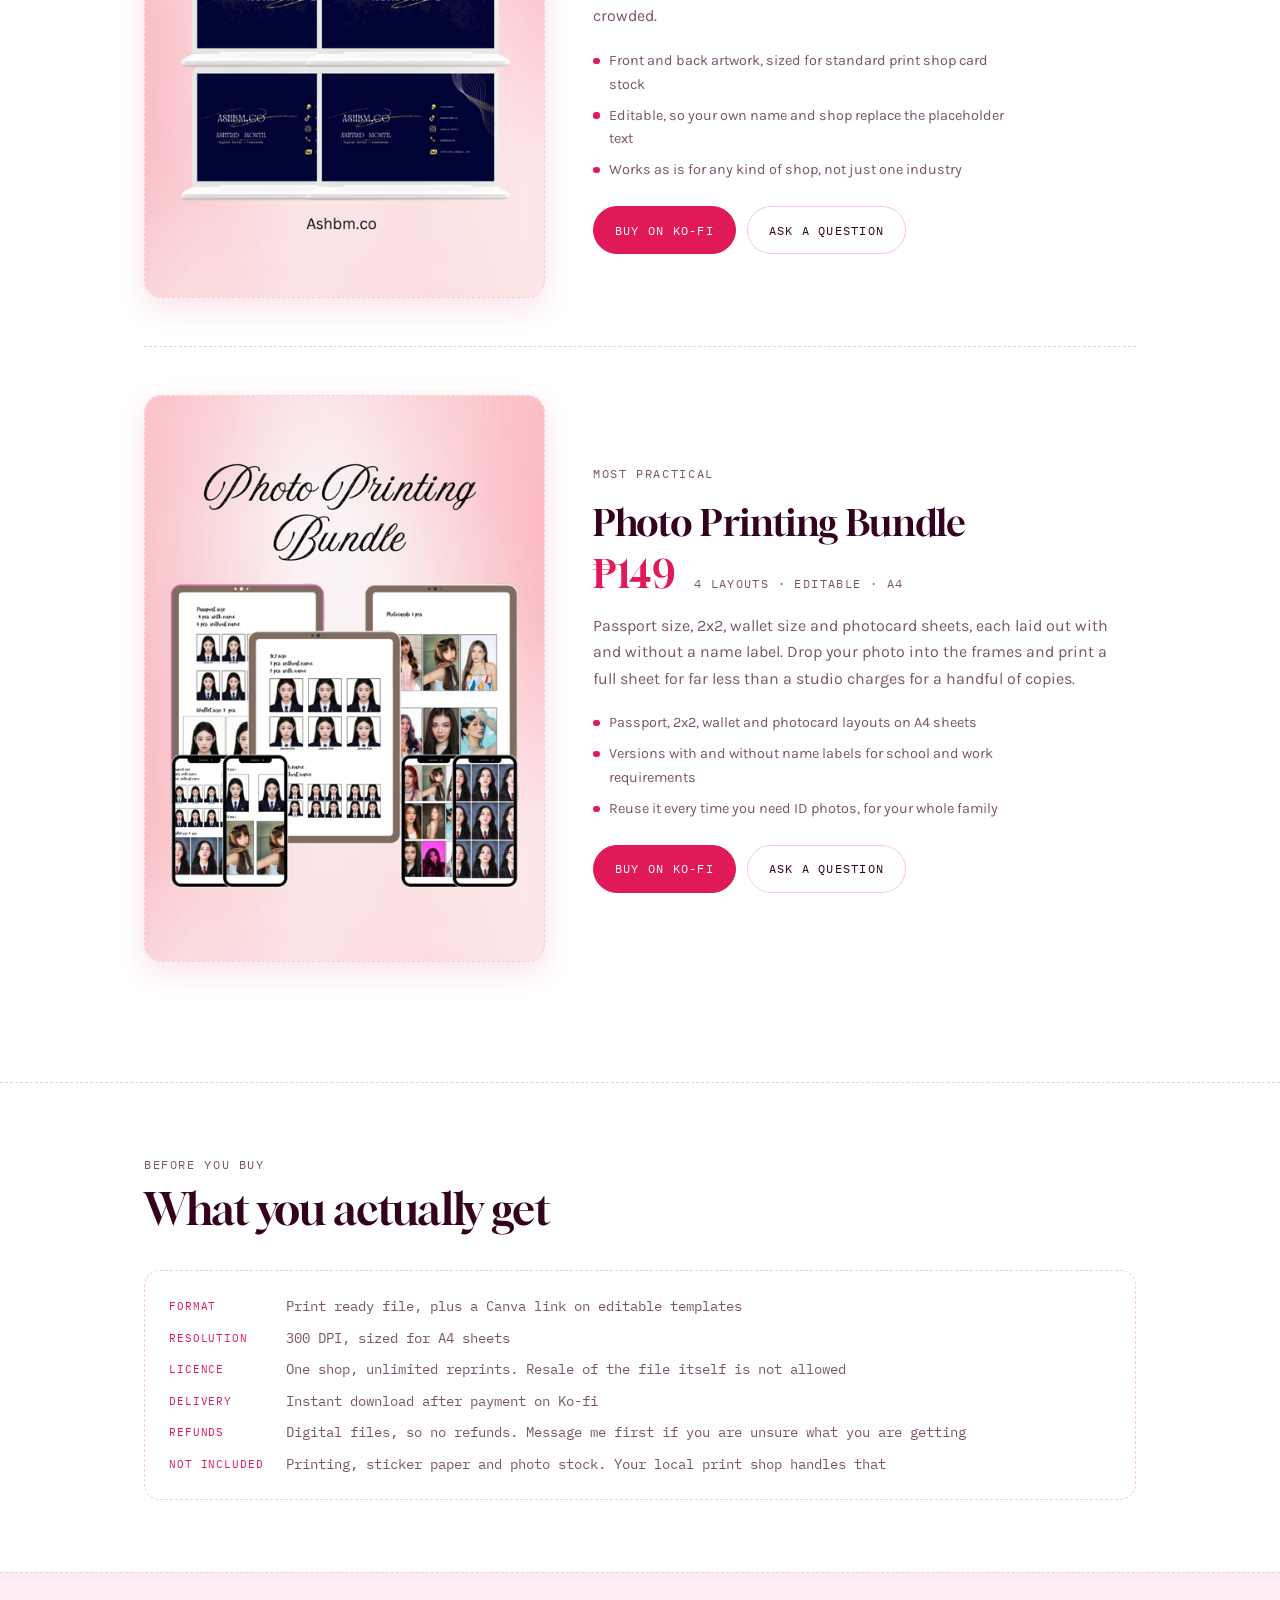
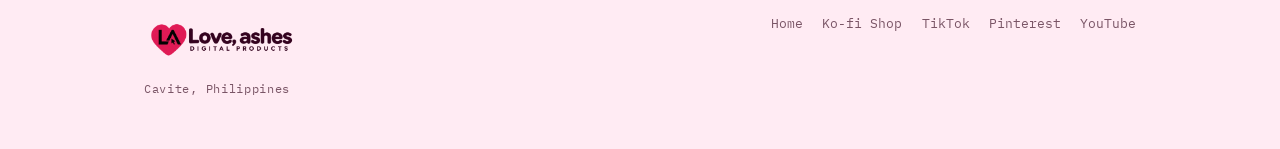
<file: products.html>
<!doctype html>
<html lang="en">
<head>
<meta charset="utf-8">
<meta name="viewport" content="width=device-width, initial-scale=1, viewport-fit=cover">
<title>Products &middot; Love, Ashes</title>
<meta name="description" content="Every printable template available from Love, Ashes right now: thank you stickers, business card template and photo printing bundle.">
<link rel="stylesheet" href="https://fonts.googleapis.com/css2?family=Gloock&family=Karla:ital,wght@0,400;0,500;0,700;1,400&family=IBM+Plex+Mono:wght@400;500&display=swap">
<link rel="stylesheet" href="styles.css">
<style>
:root{padding-top:env(safe-area-inset-top,0px);padding-bottom:env(safe-area-inset-bottom,0px)}
[hidden]{display:none!important}

/* one product per row, image beside the detail */
.product{
  display:grid;grid-template-columns:minmax(0,.85fr) minmax(0,1.15fr);
  gap:clamp(1.5rem,4vw,3rem);align-items:center;
  padding-block:clamp(2rem,5vw,3rem);border-top:1px dashed var(--cut);
}
.product:first-of-type{border-top:0;padding-top:0}
@media (max-width:760px){.product{grid-template-columns:1fr}}
.product-shot{
  border:1.5px dashed var(--cut);border-radius:1.1rem;overflow:hidden;
  background:var(--blush);box-shadow:var(--lift);
}
.product-shot img{width:100%;height:auto;aspect-ratio:480/679;object-fit:cover}
.product h2{font-size:clamp(1.6rem,3.6vw,2.3rem);margin-block:.5rem .7rem}
.product>div>p{color:var(--ink-soft);margin-bottom:1.2rem;max-width:52ch}
.pricerow{display:flex;flex-wrap:wrap;align-items:baseline;gap:.7rem 1.1rem;margin-bottom:1.2rem}
.pricerow .amount{font-family:var(--display);font-size:2.4rem;color:var(--rose);line-height:1}
.pricerow .unit{font-family:var(--spec);font-size:.72rem;letter-spacing:.12em;text-transform:uppercase;color:var(--ink-soft)}
.includes{
  list-style:none;margin:0 0 1.5rem;padding:0;
  display:grid;gap:.45rem;font-size:.9rem;color:var(--ink-soft);max-width:46ch;
}
.includes li{display:flex;gap:.6rem;align-items:flex-start}
.includes li::before{content:"";width:.4rem;height:.4rem;border-radius:50%;background:var(--rose);flex:none;margin-top:.55rem}

/* category filter chips */
.chips{display:flex;flex-wrap:wrap;gap:.5rem;margin:-.4rem 0 1.8rem}
.chip{
  font-family:var(--spec);font-size:.72rem;letter-spacing:.1em;text-transform:uppercase;
  padding:.5rem .95rem;border-radius:999px;cursor:pointer;
  background:transparent;border:1.5px dashed var(--cut);color:var(--ink-soft);
  transition:border-color .2s ease,color .2s ease,background .2s ease;
}
/* thumbs need a bigger target than a cursor does */
@media (max-width:560px){.chip{padding:.88rem 1.05rem}}
.chip:hover{border-color:var(--rose);color:var(--rose)}
.chip[aria-pressed="true"]{
  background:var(--rose);border-color:var(--rose);border-style:solid;color:#fff;
}
/* whichever listing is showing first sits flush under the filter row */
.product.firstshown{border-top:0;padding-top:0}
</style>
</head>
<body>

<nav>
  <div class="wrap navin">
    <a class="mark" href="index.html">
      <img src="img/logo.webp" alt="Love, ashes. Digital products." width="2000" height="667">
    </a>
    <div class="navlinks">
      <span class="hasmenu">
        <a href="products.html" aria-haspopup="true">Products<span class="caret" aria-hidden="true"></span></a>
        <span class="menu">
          <a href="products.html">Digital Products</a>
          <a href="keychains.html">Keychains</a>
          <a href="tiktok-finds.html">TikTok Finds</a>
          <a href="commissions.html">Commissions</a>
        </span>
      </span>
      <a href="index.html#about">About</a>
      <a href="contact.html">Contact us</a>
    </div>
    <a class="btn" href="contact.html">Contact</a>
    <button class="burger" type="button" aria-expanded="false" aria-controls="mobilemenu">
      <span class="bars" aria-hidden="true"></span>
      <span class="vh">Menu</span>
    </button>
  </div>
  <div class="mobilemenu" id="mobilemenu" hidden>
    <div class="wrap mm-in">
      <p class="mm-label">Products</p>
      <a href="products.html">Digital Products</a>
      <a href="keychains.html">Keychains</a>
      <a href="tiktok-finds.html">TikTok Finds</a>
      <a href="commissions.html">Commissions</a>
      <p class="mm-label">More</p>
      <a href="index.html#about">About</a>
      <a href="contact.html">Contact us</a>
    </div>
  </div>
</nav>

<header class="hero wrap">
  <p class="spec">Everything available right now</p>
  <h1 style="font-size:clamp(2.3rem,6vw,3.6rem);margin-block:1rem .9rem;max-width:18ch">Three templates, ready to print.</h1>
  <p class="lede">These are the files you can download today. Each one is print ready, sized for A4, and yours to reprint for as long as your shop runs.</p>
  <div class="trust">
    <span>Instant download</span>
    <span>Print at any local shop</span>
    <span>Unlimited reprints</span>
  </div>
</header>

<section class="band">
  <div class="wrap">

    <div class="cat">
      <h3 id="catname">All products</h3>
      <span id="catcount">Printable files, instant download</span>
    </div>

    <div class="chips" id="chips" hidden>
      <button type="button" class="chip" data-filter="all" aria-pressed="true">All</button>
      <button type="button" class="chip" data-filter="stickers" aria-pressed="false">Stickers</button>
      <button type="button" class="chip" data-filter="digital" aria-pressed="false">Digital Products</button>
    </div>

    <article class="product" data-cat="stickers">
      <div class="product-shot">
        <img src="img/thank-you-stickers.png" alt="A sheet of thirty round thank you stickers in florals, watercolour and bold type" width="480" height="679">
      </div>
      <div>
        <p class="spec">Best seller</p>
        <h2>30 pcs Thank You Stickers</h2>
        <div class="pricerow">
          <span class="amount">&#8369;99</span>
          <span class="unit">A4 sheet &middot; 30 stickers &middot; 12 designs</span>
        </div>
        <p>Twelve designs across one sheet, from soft purple florals and gold geometric frames to bright pink gradients and bold retro type. Mix them across orders so repeat buyers never get the same sticker twice.</p>
        <ul class="includes">
          <li>One A4 sheet, thirty round stickers, print ready at 300 DPI</li>
          <li>Wording already set, so nothing to edit before printing</li>
          <li>Prints on sticker paper or label sheets at any local shop</li>
        </ul>
        <div class="btn-row" style="margin-top:0">
          <a class="btn" href="https://ko-fi.com/ashesbm">Buy on Ko-fi</a>
          <a class="btn ghost" href="contact.html">Ask a question</a>
        </div>
      </div>
    </article>

    <article class="product" data-cat="digital">
      <div class="product-shot">
        <img src="img/business-cards.png" alt="Business card template in navy and gold shown on laptop screens" width="480" height="679" loading="lazy">
      </div>
      <div>
        <p class="spec">Editable</p>
        <h2>Business Card Template</h2>
        <div class="pricerow">
          <span class="amount">&#8369;149</span>
          <span class="unit">2 sided &middot; Editable &middot; Print ready</span>
        </div>
        <p>Front and back layouts in deep navy with gold script. The back carries your name, your role and a full column of contact icons, so one card covers your socials, your number and your email without looking crowded.</p>
        <ul class="includes">
          <li>Front and back artwork, sized for standard print shop card stock</li>
          <li>Editable, so your own name and shop replace the placeholder text</li>
          <li>Works as is for any kind of shop, not just one industry</li>
        </ul>
        <div class="btn-row" style="margin-top:0">
          <a class="btn" href="https://ko-fi.com/ashesbm">Buy on Ko-fi</a>
          <a class="btn ghost" href="contact.html">Ask a question</a>
        </div>
      </div>
    </article>

    <article class="product" data-cat="digital">
      <div class="product-shot">
        <img src="img/photo-printing.png" alt="Photo printing bundle showing passport size, two by two, wallet size and photocard layouts" width="480" height="679" loading="lazy">
      </div>
      <div>
        <p class="spec">Most practical</p>
        <h2>Photo Printing Bundle</h2>
        <div class="pricerow">
          <span class="amount">&#8369;149</span>
          <span class="unit">4 layouts &middot; Editable &middot; A4</span>
        </div>
        <p>Passport size, 2x2, wallet size and photocard sheets, each laid out with and without a name label. Drop your photo into the frames and print a full sheet for far less than a studio charges for a handful of copies.</p>
        <ul class="includes">
          <li>Passport, 2x2, wallet and photocard layouts on A4 sheets</li>
          <li>Versions with and without name labels for school and work requirements</li>
          <li>Reuse it every time you need ID photos, for your whole family</li>
        </ul>
        <div class="btn-row" style="margin-top:0">
          <a class="btn" href="https://ko-fi.com/ashesbm">Buy on Ko-fi</a>
          <a class="btn ghost" href="contact.html">Ask a question</a>
        </div>
      </div>
    </article>

  </div>
</section>

<section class="band">
  <div class="wrap">
    <div class="band-head">
      <p class="spec">Before you buy</p>
      <h2>What you actually get</h2>
    </div>
    <div class="specsheet">
      <dl>
        <dt>Format</dt><dd>Print ready file, plus a Canva link on editable templates</dd>
        <dt>Resolution</dt><dd>300 DPI, sized for A4 sheets</dd>
        <dt>Licence</dt><dd>One shop, unlimited reprints. Resale of the file itself is not allowed</dd>
        <dt>Delivery</dt><dd>Instant download after payment on Ko-fi</dd>
        <dt>Refunds</dt><dd>Digital files, so no refunds. Message me first if you are unsure what you are getting</dd>
        <dt>Not included</dt><dd>Printing, sticker paper and photo stock. Your local print shop handles that</dd>
      </dl>
    </div>
  </div>
</section>

<footer>
  <div class="wrap foot">
    <div>
      <a class="mark" href="index.html" style="margin-bottom:.6rem">
        <img src="img/logo.webp" alt="Love, ashes. Digital products." width="2000" height="667">
      </a>
      <br>
      <small>Cavite, Philippines</small>
    </div>
    <div class="foot-links">
      <a href="index.html">Home</a>
      <a href="https://ko-fi.com/ashesbm">Ko-fi Shop</a>
      <a href="https://www.tiktok.com/@loveashes.co">TikTok</a>
      <a href="https://ph.pinterest.com/ashesavayah/">Pinterest</a>
      <a href="https://www.youtube.com/@Ashesavayah">YouTube</a>
    </div>
  </div>
</footer>

<script>
/* Mobile menu toggle. The only script on the site: opens the sheet, closes it
   on a link, on Escape, on an outside tap, and when the viewport grows past
   the breakpoint where the real nav links come back. */
(function(){
  var b=document.querySelector('.burger'), m=document.getElementById('mobilemenu');
  if(!b||!m)return;
  function set(open){b.setAttribute('aria-expanded',open?'true':'false');m.hidden=!open;}
  b.addEventListener('click',function(e){e.stopPropagation();set(m.hidden);});
  m.addEventListener('click',function(e){if(e.target.closest('a'))set(false);});
  document.addEventListener('click',function(e){
    if(!m.hidden&&!m.contains(e.target)&&!b.contains(e.target))set(false);
  });
  document.addEventListener('keydown',function(e){
    if(e.key==='Escape'&&!m.hidden){set(false);b.focus();}
  });
  var mq=window.matchMedia('(min-width:901px)');
  function sync(){if(mq.matches&&!m.hidden)set(false);}
  if(mq.addEventListener)mq.addEventListener('change',sync);else if(mq.addListener)mq.addListener(sync);
  /* belt and braces: some browsers throttle matchMedia in background tabs, and
     the sheet must never be left flagged open once the real nav links return */
  window.addEventListener('resize',sync,{passive:true});
  window.addEventListener('pageshow',sync);
})();
</script>

<script>
/* Category filter. The chip row starts hidden and is only revealed here, so a
   browser without script shows every listing and no dead buttons. */
(function(){
  var chips=document.getElementById('chips');
  var items=[].slice.call(document.querySelectorAll('.product[data-cat]'));
  var name=document.getElementById('catname'), count=document.getElementById('catcount');
  if(!chips||!items.length)return;
  var labels={all:'All products',stickers:'Stickers',digital:'Digital Products'};
  chips.hidden=false;
  function apply(f){
    var shown=0;
    items.forEach(function(it){
      var on=(f==='all'||it.getAttribute('data-cat')===f);
      it.hidden=!on; if(on)shown++;
    });
    [].forEach.call(chips.querySelectorAll('.chip'),function(b){
      b.setAttribute('aria-pressed',b.getAttribute('data-filter')===f?'true':'false');
    });
    name.textContent=labels[f]||labels.all;
    count.textContent=shown+(shown===1?' product':' products');
    /* the first visible row loses its flush-to-hero styling when it is hidden */
    items.forEach(function(it){it.classList.remove('firstshown');});
    var vis=items.filter(function(it){return !it.hidden;});
    if(vis[0])vis[0].classList.add('firstshown');
  }
  chips.addEventListener('click',function(e){
    var b=e.target.closest('.chip'); if(b)apply(b.getAttribute('data-filter'));
  });
  apply('all');
})();
</script>

</body>
</html>
</file>
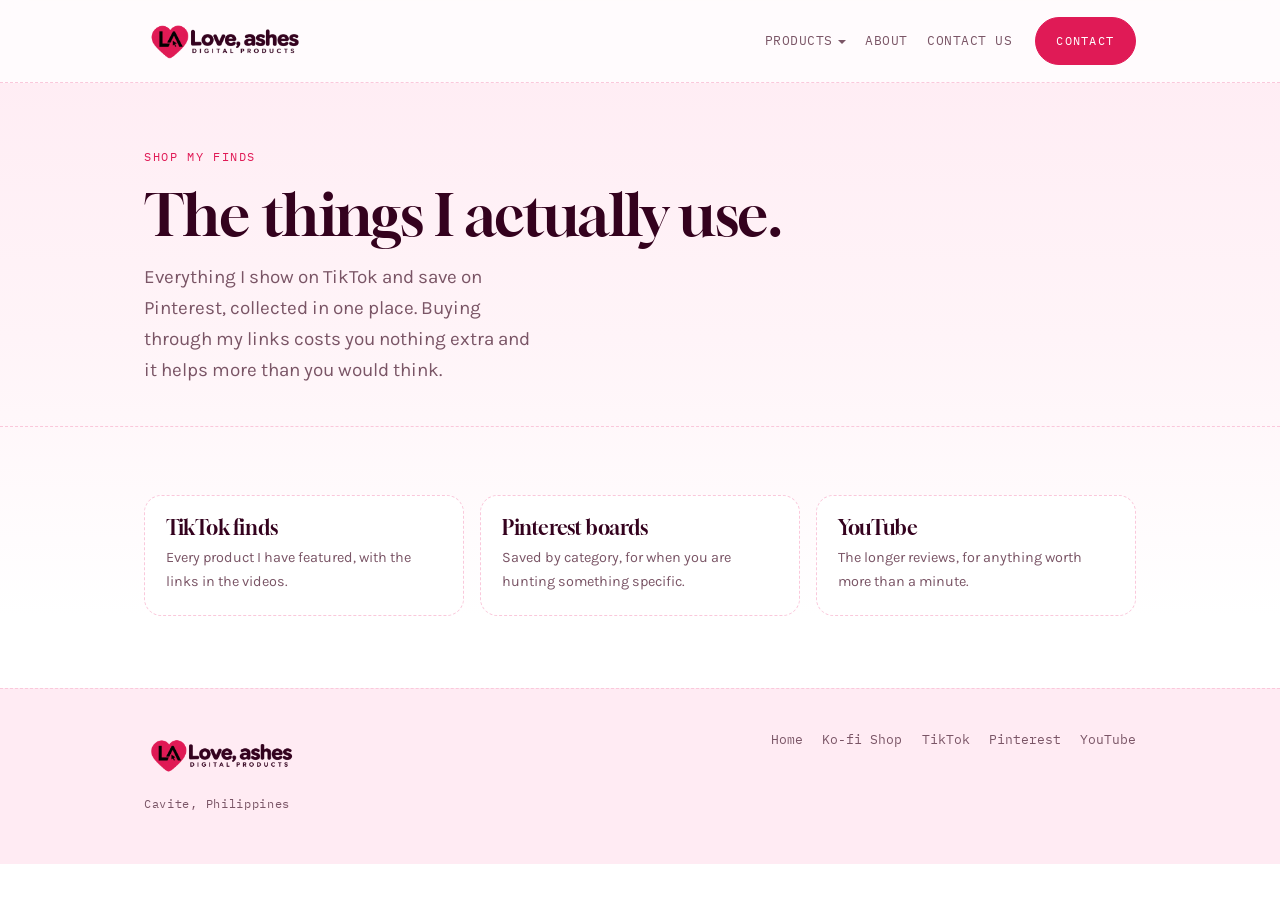
<file: tiktok-finds.html>
<!doctype html>
<html lang="en">
<head>
<meta charset="utf-8">
<meta name="viewport" content="width=device-width, initial-scale=1, viewport-fit=cover">
<title>TikTok Finds &middot; Love, Ashes</title>
<meta name="description" content="Every product Ashes features on TikTok, with the links, plus the Pinterest boards and the longer reviews.">
<link rel="stylesheet" href="https://fonts.googleapis.com/css2?family=Gloock&family=Karla:ital,wght@0,400;0,500;0,700;1,400&family=IBM+Plex+Mono:wght@400;500&display=swap">
<link rel="stylesheet" href="styles.css">
<style>
:root{padding-top:env(safe-area-inset-top,0px);padding-bottom:env(safe-area-inset-bottom,0px)}
[hidden]{display:none!important}
.note{
  border:1.5px dashed var(--cut);border-radius:1.1rem;background:var(--wash);
  padding:clamp(1.4rem,4vw,2.2rem);max-width:42rem;margin:0 auto;text-align:center;
}
.linkcards{display:grid;grid-template-columns:repeat(auto-fit,minmax(14rem,1fr));gap:1rem;margin-top:2rem}
.linkcard{
  display:block;text-decoration:none;padding:1.3rem;
  border:1.5px dashed var(--cut);border-radius:1.1rem;background:var(--card);
  transition:transform .25s ease,box-shadow .25s ease,border-color .25s ease;
}
.linkcard:hover{transform:translateY(-4px);box-shadow:var(--lift);border-color:var(--rose)}
.linkcard h3{font-size:1.25rem;margin-bottom:.4rem}
.linkcard p{color:var(--ink-soft);font-size:.9rem}
</style>
</head>
<body>

<nav>
  <div class="wrap navin">
    <a class="mark" href="index.html">
      <img src="img/logo.webp" alt="Love, ashes. Digital products." width="2000" height="667">
    </a>
    <div class="navlinks">
      <span class="hasmenu">
        <a href="products.html" aria-haspopup="true">Products<span class="caret" aria-hidden="true"></span></a>
        <span class="menu">
          <a href="products.html">Digital Products</a>
          <a href="keychains.html">Keychains</a>
          <a href="tiktok-finds.html">TikTok Finds</a>
          <a href="commissions.html">Commissions</a>
        </span>
      </span>
      <a href="index.html#about">About</a>
      <a href="contact.html">Contact us</a>
    </div>
    <a class="btn" href="contact.html">Contact</a>
    <button class="burger" type="button" aria-expanded="false" aria-controls="mobilemenu">
      <span class="bars" aria-hidden="true"></span>
      <span class="vh">Menu</span>
    </button>
  </div>
  <div class="mobilemenu" id="mobilemenu" hidden>
    <div class="wrap mm-in">
      <p class="mm-label">Products</p>
      <a href="products.html">Digital Products</a>
      <a href="keychains.html">Keychains</a>
      <a href="tiktok-finds.html">TikTok Finds</a>
      <a href="commissions.html">Commissions</a>
      <p class="mm-label">More</p>
      <a href="index.html#about">About</a>
      <a href="contact.html">Contact us</a>
    </div>
  </div>
</nav>

<header class="hero wrap">
  <p class="spec">Shop my finds</p>
  <h1 style="font-size:clamp(2.3rem,6vw,3.6rem);margin-block:1rem .9rem;max-width:18ch">The things I actually use.</h1>
  <p class="lede">Everything I show on TikTok and save on Pinterest, collected in one place. Buying through my links costs you nothing extra and it helps more than you would think.</p>
</header>

<section class="band">
  <div class="wrap">
    <div class="linkcards">
      <a class="linkcard" href="https://www.tiktok.com/@ashes.finds">
        <h3>TikTok finds</h3>
        <p>Every product I have featured, with the links in the videos.</p>
      </a>
      <a class="linkcard" href="https://ph.pinterest.com/ashesavayah/">
        <h3>Pinterest boards</h3>
        <p>Saved by category, for when you are hunting something specific.</p>
      </a>
      <a class="linkcard" href="https://www.youtube.com/@Ashesavayah">
        <h3>YouTube</h3>
        <p>The longer reviews, for anything worth more than a minute.</p>
      </a>
    </div>
  </div>
</section>


<footer>
  <div class="wrap foot">
    <div>
      <a class="mark" href="index.html" style="margin-bottom:.6rem">
        <img src="img/logo.webp" alt="Love, ashes. Digital products." width="2000" height="667">
      </a>
      <br>
      <small>Cavite, Philippines</small>
    </div>
    <div class="foot-links">
      <a href="index.html">Home</a>
      <a href="https://ko-fi.com/ashesbm">Ko-fi Shop</a>
      <a href="https://www.tiktok.com/@loveashes.co">TikTok</a>
      <a href="https://ph.pinterest.com/ashesavayah/">Pinterest</a>
      <a href="https://www.youtube.com/@Ashesavayah">YouTube</a>
    </div>
  </div>
</footer>

<script>
/* Mobile menu toggle: opens the sheet, closes it on a link, on Escape, on an
   outside tap, and when the viewport grows past the breakpoint where the real
   nav links come back. */
(function(){
  var b=document.querySelector('.burger'), m=document.getElementById('mobilemenu');
  if(!b||!m)return;
  function set(open){b.setAttribute('aria-expanded',open?'true':'false');m.hidden=!open;}
  b.addEventListener('click',function(e){e.stopPropagation();set(m.hidden);});
  m.addEventListener('click',function(e){if(e.target.closest('a'))set(false);});
  document.addEventListener('click',function(e){
    if(!m.hidden&&!m.contains(e.target)&&!b.contains(e.target))set(false);
  });
  document.addEventListener('keydown',function(e){
    if(e.key==='Escape'&&!m.hidden){set(false);b.focus();}
  });
  var mq=window.matchMedia('(min-width:901px)');
  function sync(){if(mq.matches&&!m.hidden)set(false);}
  if(mq.addEventListener)mq.addEventListener('change',sync);else if(mq.addListener)mq.addListener(sync);
  /* belt and braces: some browsers throttle matchMedia in background tabs, and
     the sheet must never be left flagged open once the real nav links return */
  window.addEventListener('resize',sync,{passive:true});
  window.addEventListener('pageshow',sync);
})();
</script>

</body>
</html>
</file>
<file: styles.css>
/* Layout: a print shop proof sheet on white. Dashed die-cut lines carry the
   structure; real product sheets sit as cut-out cards on soft pink stock. */
:root{
  /* Sampled from the logo: heart #E01A56, wordmark plum #34021E. */
  --paper:#FFFFFF;
  --blush:#FFEBF3;
  --wash:#FFF4F8;
  --card:#FFFFFF;
  --ink:#34021E;
  --ink-soft:#7A5566;
  --rose:#E01A56;
  --rose-soft:#F79FBC;
  --cut:#FAC8DB;
  --lift:0 10px 30px rgba(224,26,86,.12);
  color-scheme:light;

  --display:"Gloock",Georgia,"Times New Roman",serif;
  --body:"Karla","Helvetica Neue",Arial,sans-serif;
  --spec:"IBM Plex Mono",ui-monospace,"Courier New",monospace;
}
/* This brand commits to one look: white paper and soft pink. The page stays
   light even when the viewer's device is set to dark mode, so every colour is
   declared above and no dark overrides exist. */

*{box-sizing:border-box}
body{
  margin:0;
  /* pink wash down the top of the page, settling into white */
  background:var(--paper);
  background-image:linear-gradient(180deg,var(--blush) 0%,var(--wash) 34%,var(--paper) 62%);
  background-repeat:no-repeat;
  background-size:100% 62rem;
  color:var(--ink);
  font-family:var(--body);
  font-size:1rem;
  line-height:1.65;
  -webkit-font-smoothing:antialiased;
}
body::before{
  content:"";position:fixed;inset:0 0 auto;
  height:env(safe-area-inset-top,0px);z-index:12;background:var(--blush);
}
.wrap{
  max-width:64rem;margin:0 auto;
  padding-left:max(16px,env(safe-area-inset-left,0px));
  padding-right:max(16px,env(safe-area-inset-right,0px));
}
h1,h2,h3{font-family:var(--display);font-weight:400;text-wrap:balance;margin:0;line-height:1.14;letter-spacing:-.01em}
p{margin:0}
a{color:inherit}
img{display:block;max-width:100%}

nav{
  --navpad:.85rem;
  position:sticky;top:env(safe-area-inset-top,0px);z-index:11;
  /* translucent so the pink wash shows through at the top of the page */
  background:rgba(255,255,255,.78);
  -webkit-backdrop-filter:blur(12px);
  backdrop-filter:blur(12px);
  border-bottom:1px dashed var(--cut);
}
/* logo takes the left, everything else packs against the right edge, so the
   links sit beside the Shop button instead of floating in the middle */
.navin{display:flex;align-items:center;justify-content:flex-start;gap:1.4rem;padding-block:var(--navpad)}
.navin>.mark{margin-right:auto}
.mark{display:inline-flex;align-items:center;text-decoration:none;min-width:0}
.mark img{height:2.1rem;width:auto;max-width:min(62vw,15rem)}
@media (max-width:420px){.mark img{height:1.75rem}}
/* both wordmarks run well above the 2.1rem base size */
.navin .mark img{height:3.4rem}
footer .mark img{height:3.25rem}
@media (max-width:420px){.navin .mark img{height:2.7rem}}
@media (max-width:420px){footer .mark img{height:2.6rem}}
.navlinks{display:flex;align-self:stretch;align-items:center;gap:1.2rem;font-size:.8rem;letter-spacing:.04em;text-transform:uppercase;font-family:var(--spec)}
.navlinks a{text-decoration:none;color:var(--ink-soft);white-space:nowrap}
.navlinks a:hover{color:var(--rose)}
@media (max-width:900px){.navlinks{display:none}}

.spec{font-family:var(--spec);font-size:.72rem;letter-spacing:.14em;text-transform:uppercase;color:var(--rose)}

/* ---- hero ---- */
.hero{padding-block:clamp(2.5rem,7vw,4rem) clamp(2.5rem,7vw,4.5rem)}
/* the badge strip is a thin line of text, not a heading, so it does not need
   the full hero inset above it: pull it up close under the nav */
.hero:has(>.trust:first-child){padding-top:clamp(1rem,2.2vw,1.5rem)}
/* minmax(0,...) is load bearing: the stack's children are absolutely positioned,
   so it has no intrinsic width, and a bare fr track lets the headline steal the
   whole row and collapse the image column to nothing. */
.hero-grid{
  display:grid;
  grid-template-columns:minmax(0,1.05fr) minmax(0,.95fr);
  gap:clamp(2rem,5vw,3.5rem);align-items:center;
}
@media (max-width:860px){.hero-grid{grid-template-columns:minmax(0,1fr)}}
.hero h1{font-size:clamp(2.5rem,7vw,4.3rem);margin-block:1rem .9rem}
/* the top margin only exists to clear the small label above the headline,
   so drop it when the headline is the first thing in the hero */
.hero h1:first-child{margin-top:0}
.hero h1 em{font-style:italic;color:var(--rose)}
.lede{font-size:clamp(1.02rem,1.9vw,1.18rem);color:var(--ink-soft);max-width:36ch}

/* trust strip */
.trust{
  display:flex;flex-wrap:wrap;gap:.5rem 1.4rem;margin-top:1.7rem;
  padding-top:1.2rem;border-top:1px dashed var(--cut);
  font-family:var(--spec);font-size:.7rem;letter-spacing:.1em;text-transform:uppercase;
  color:var(--ink-soft);
}
.trust span{display:inline-flex;align-items:center;gap:.45rem}
.trust span::before{content:"";width:.4rem;height:.4rem;border-radius:50%;background:var(--rose);flex:none}
/* when the strip leads the hero instead of closing it, the dashed rule belongs
   underneath it and the spacing flips with it */
.hero .trust:first-child{
  margin-top:0;margin-bottom:1.3rem;
  padding-top:0;padding-bottom:1.1rem;
  border-top:0;border-bottom:1px dashed var(--cut);
}

/* stacked product shots */
/* width:100% is required. Every child is absolutely positioned, so without an
   explicit width this box has no content to size from and collapses to zero
   (auto margins would also stop it stretching to the grid track). */
.stack{position:relative;width:100%;aspect-ratio:1/1.02}
.stack figure{
  position:absolute;margin:0;width:56%;border-radius:.9rem;overflow:hidden;
  border:1.5px dashed var(--cut);background:var(--blush);box-shadow:var(--lift);
}
.stack figure img{width:100%;height:auto;aspect-ratio:480/679;object-fit:cover}
.stack .s1{left:0;top:2%;transform:rotate(-6deg);z-index:1}
.stack .s2{right:0;top:0;transform:rotate(5deg);z-index:2}
.stack .s3{left:22%;bottom:0;transform:rotate(-1.5deg);z-index:3}
.stack-cap{
  position:absolute;left:0;right:0;bottom:-1.9rem;text-align:center;
  font-family:var(--spec);font-size:.68rem;letter-spacing:.1em;text-transform:uppercase;
  color:var(--ink-soft);
}
@media (max-width:560px){
  .stack{aspect-ratio:auto;display:grid;grid-template-columns:repeat(3,1fr);gap:.6rem}
  .stack figure{position:static;width:auto;transform:none;box-shadow:none}
  .stack-cap{position:static;margin-top:.8rem}
}

.btn{
  display:inline-flex;align-items:center;gap:.5rem;
  font-family:var(--spec);font-size:.78rem;letter-spacing:.1em;text-transform:uppercase;
  text-decoration:none;padding:.8rem 1.3rem;border-radius:2rem;
  background:var(--rose);color:#FFFFFF;border:1.5px solid var(--rose);
  transition:transform .14s ease,opacity .14s ease;
}
.btn:hover{transform:translateY(-1px);opacity:.88}
.btn.ghost{background:transparent;color:var(--ink);border-color:var(--cut)}
.btn.ghost:hover{background:var(--blush);border-color:var(--rose);opacity:1}
.btn-row{display:flex;flex-wrap:wrap;gap:.7rem;margin-top:1.6rem}
.btn:focus-visible,button:focus-visible,a:focus-visible{outline:2px solid var(--rose);outline-offset:3px}

.band{border-top:1px dashed var(--cut);padding-block:clamp(2.75rem,7vw,4.5rem)}
/* a hero's bottom inset and the next band's top inset stacked to ~144px of
   empty page, which pushed the first thing in the band below the fold. The
   dashed rule between them already does the separating, so halve the junction. */
.hero:has(+ .band){padding-bottom:clamp(1.75rem,3.5vw,2.5rem)}
.hero + .band{padding-top:clamp(1.5rem,3vw,2.25rem)}
.band.tint{background:var(--blush)}
.band-head{max-width:46ch;margin-bottom:2.25rem}
.band-head h2{font-size:clamp(1.8rem,4.2vw,2.7rem);margin-block:.7rem .7rem}
.band-head p{color:var(--ink-soft)}

/* ---- product cards ---- */
/* category header: names the group of cards under it, with a dashed rule
   running out to the right so it reads as a divider rather than a heading */
.cat{display:flex;flex-wrap:wrap;align-items:baseline;gap:.5rem .9rem;margin-bottom:1.3rem}
.cat h3{font-size:clamp(1.15rem,2.4vw,1.45rem)}
.cat span{
  font-family:var(--spec);font-size:.68rem;letter-spacing:.12em;text-transform:uppercase;
  color:var(--ink-soft);
}
.cat::after{content:"";flex:1 1 4rem;height:1px;background:var(--cut);
  background-image:repeating-linear-gradient(90deg,var(--cut) 0 6px,transparent 6px 11px);
  background-color:transparent;align-self:center;min-width:2rem}
.grid{display:grid;grid-template-columns:repeat(auto-fit,minmax(16rem,1fr));gap:1.4rem}
.item{position:relative;min-width:0;background:var(--card);border:1.5px dashed var(--cut);border-radius:1.1rem;overflow:hidden;display:flex;flex-direction:column}
.item.pick{border-style:solid;border-color:var(--rose);border-width:2px}
.shotwrap{background:var(--blush);border-bottom:1px dashed var(--cut)}
.shotwrap img{width:100%;height:auto;aspect-ratio:480/679;object-fit:cover;max-width:100%}
.item-body{padding:1.15rem 1.25rem 1.35rem;display:flex;flex-direction:column;gap:.45rem;flex:1}
.item h4{font-family:var(--display);font-weight:400;font-size:1.2rem;margin:0;line-height:1.2}
.item p{font-size:.88rem;color:var(--ink-soft);flex:1}
.item .price{font-family:var(--spec);font-size:1rem;font-weight:500;color:var(--rose);font-variant-numeric:tabular-nums}
.item .tags{font-family:var(--spec);font-size:.67rem;letter-spacing:.1em;text-transform:uppercase;color:var(--ink-soft)}
.flag{position:absolute;top:.9rem;right:.9rem;z-index:2;background:var(--rose);color:#FFFFFF;font-family:var(--spec);font-size:.62rem;letter-spacing:.12em;text-transform:uppercase;padding:.25rem .65rem;border-radius:1rem}


/* ---- spec sheet ---- */
.specsheet{border:1.5px dashed var(--cut);border-radius:1rem;background:var(--card);padding:1.5rem;font-family:var(--spec);font-size:.86rem}
.specsheet dl{display:grid;grid-template-columns:auto 1fr;gap:.55rem 1.4rem;margin:0}
.specsheet dt{color:var(--rose);letter-spacing:.08em;text-transform:uppercase;font-size:.7rem;align-self:center}
.specsheet dd{margin:0;font-variant-numeric:tabular-nums;color:var(--ink-soft)}
@media (max-width:460px){.specsheet dl{grid-template-columns:1fr}.specsheet dd{margin-bottom:.5rem}}

/* ---- about ---- */
.about{display:grid;grid-template-columns:.7fr 1.3fr;gap:clamp(1.75rem,5vw,3.5rem);align-items:center}
@media (max-width:760px){.about{grid-template-columns:1fr}}
.portrait{border-radius:1.1rem;overflow:hidden;border:1.5px dashed var(--cut);background:var(--blush);max-width:14rem}
.portrait img{width:100%;height:auto;aspect-ratio:1;object-fit:cover}
.about p{color:var(--ink-soft);margin-bottom:1rem;max-width:56ch}
.about h2{font-size:clamp(1.7rem,4vw,2.4rem);margin-block:.6rem 1rem}
.quote{font-family:var(--display);font-size:1.18rem;line-height:1.45;color:var(--ink);border-left:2px solid var(--rose);padding-left:1.1rem;margin-bottom:0}

/* ---- contact ---- */
.contact{text-align:center;max-width:40rem;margin-inline:auto}
.contact h2{font-size:clamp(2rem,5vw,3rem);margin-block:.8rem 1rem}
.contact>p{color:var(--ink-soft)}
.contact .btn-row{justify-content:center;margin-top:2rem}
.contact-fields{display:flex;flex-direction:column;align-items:center;gap:.7rem;margin-top:1.8rem}
.field{display:flex;flex-wrap:wrap;gap:.6rem;align-items:center;justify-content:center}
.field-label{
  font-family:var(--spec);font-size:.67rem;letter-spacing:.12em;text-transform:uppercase;
  color:var(--rose);min-width:4rem;text-align:right;
}
@media (max-width:440px){.field-label{min-width:0;text-align:center;width:100%}}
.field-note{font-family:var(--spec);font-size:.72rem;color:var(--ink-soft);margin-top:.4rem}
.mailbox{font-family:var(--spec);font-size:.9rem;background:var(--card);border:1.5px dashed var(--cut);border-radius:.6rem;padding:.65rem .9rem;user-select:all;word-break:break-all;min-width:0}

footer{border-top:1px dashed var(--cut);padding-block:2.5rem 3rem;background:var(--blush)}
.foot{display:flex;flex-wrap:wrap;gap:1.5rem;justify-content:space-between;align-items:flex-start}
.foot-links{display:flex;flex-wrap:wrap;gap:1.2rem;font-family:var(--spec);font-size:.8rem}
.foot-links a{text-decoration:none;color:var(--ink-soft)}
.foot-links a:hover{color:var(--rose)}
.foot small{color:var(--ink-soft);font-family:var(--spec);font-size:.72rem;letter-spacing:.06em}

/* ===== motion =====================================================
   Two kinds only. A short load sequence in the hero, and hover feedback
   on things you can click. Blocks further down reveal on scroll through
   a view() timeline, which simply does nothing in browsers that lack it,
   so no content ever depends on script to become visible. ============ */

@keyframes rise{from{opacity:0;transform:translateY(14px)}to{opacity:1;transform:none}}
@keyframes fan-l{from{opacity:0;transform:translate(26px,18px) rotate(0deg)}to{opacity:1;transform:rotate(-6deg)}}
@keyframes fan-r{from{opacity:0;transform:translate(-26px,18px) rotate(0deg)}to{opacity:1;transform:rotate(5deg)}}
@keyframes fan-c{from{opacity:0;transform:translateY(26px) rotate(0deg)}to{opacity:1;transform:rotate(-1.5deg)}}

@media (prefers-reduced-motion: no-preference){
  /* hero load sequence: fill is backwards, so once it finishes the element
     falls back to its own CSS and hover transforms still work. */
  .hero .spec,
  .hero h1,
  .hero .lede,
  .hero .btn-row,
  .hero .trust{animation:rise .55s cubic-bezier(.22,.7,.3,1) backwards}
  .hero .spec{animation-delay:.04s}
  .hero h1{animation-delay:.11s}
  .hero .lede{animation-delay:.19s}
  .hero .btn-row{animation-delay:.26s}
  .hero .trust{animation-delay:.33s}
  .hero .trust:first-child{animation-delay:.04s}
  .stack-cap{animation:rise .5s ease .5s backwards}

  @media (min-width:561px){
    .stack .s1{animation:fan-l .7s cubic-bezier(.22,.7,.3,1) .16s backwards}
    .stack .s2{animation:fan-r .7s cubic-bezier(.22,.7,.3,1) .24s backwards}
    .stack .s3{animation:fan-c .7s cubic-bezier(.22,.7,.3,1) .32s backwards}
  }
  @media (max-width:560px){
    .stack figure{animation:rise .5s ease backwards}
    .stack .s2{animation-delay:.08s}
    .stack .s3{animation-delay:.16s}
  }

  /* scroll reveal, containers only so the cards keep their own hover transforms */
  @supports (animation-timeline: view()){
    .band-head,.grid,.product,
    .specsheet,.about>div,.contact>*{
      animation:rise .9s linear both;
      animation-timeline:view();
      animation-range:entry 0% entry 42%;
    }
  }
}

/* hover feedback */
.navlinks a{position:relative}
.navlinks a::after{
  content:"";position:absolute;left:0;right:100%;bottom:-.3rem;height:1px;
  background:var(--rose);transition:right .25s ease;
}
.navlinks a:hover::after{right:0}

.item{transition:transform .25s ease,box-shadow .25s ease,border-color .25s ease}
.item:hover{transform:translateY(-4px);box-shadow:var(--lift);border-color:var(--rose)}
.shotwrap{overflow:hidden}
.shotwrap img{transition:transform .55s cubic-bezier(.22,.7,.3,1)}
.item:hover .shotwrap img{transform:scale(1.045)}

@media (min-width:561px){
  .stack figure{transition:transform .4s cubic-bezier(.22,.7,.3,1),box-shadow .4s ease}
  .stack:hover .s1{transform:rotate(-9deg) translate(-10px,-6px)}
  .stack:hover .s2{transform:rotate(8deg) translate(10px,-6px)}
  .stack:hover .s3{transform:rotate(-1.5deg) translateY(8px)}
}

.mailbox{transition:border-color .25s ease}
.mailbox:hover{border-color:var(--rose-soft)}

/* smooth jumps, offset so the sticky nav never covers a section heading */
html{scroll-behavior:smooth;scroll-padding-top:6.25rem}

@media (prefers-reduced-motion: reduce){
  html{scroll-behavior:auto}
  *{transition:none!important;animation:none!important}
}

/* Products dropdown. A little cut-out card that drops from the nav, same
   dashed edge and pink stock as the product sheets. Opens on hover and on
   keyboard focus, no script. */
.hasmenu{position:relative;display:inline-flex;align-self:stretch;align-items:center}
.caret{
  display:inline-block;width:0;height:0;margin-left:.34rem;vertical-align:middle;
  border-left:.26rem solid transparent;border-right:.26rem solid transparent;
  border-top:.3rem solid currentColor;transition:transform .22s ease;
}
.hasmenu:hover .caret,.hasmenu:focus-within .caret{transform:rotate(180deg)}
.menu{
  position:absolute;top:100%;left:-.85rem;z-index:3;
  margin-top:calc(var(--navpad) + .5rem);min-width:12.5rem;padding:.45rem;
  display:grid;gap:.1rem;text-transform:none;letter-spacing:0;
  font-family:var(--body);font-size:.88rem;
  background:var(--paper);border:1.5px dashed var(--cut);border-radius:.95rem;
  box-shadow:var(--lift);
  opacity:0;visibility:hidden;transform:translateY(-.4rem);
  transition:opacity .2s ease,transform .2s ease,visibility .2s;
}
/* bridges the gap so the panel survives the trip from the word to the card */
.menu::before{content:"";position:absolute;left:0;right:0;
  top:calc(-1 * (var(--navpad) + .5rem));height:calc(var(--navpad) + .5rem)}
.hasmenu:hover .menu,.hasmenu:focus-within .menu{opacity:1;visibility:visible;transform:none}
.menu a{
  display:block;padding:.5rem .7rem;border-radius:.6rem;
  color:var(--ink);text-decoration:none;white-space:nowrap;
  transition:background .18s ease,color .18s ease;
}
.menu a::after{display:none}
.menu a:hover,.menu a:focus-visible{background:var(--blush);color:var(--rose)}

/* Mobile menu. Below 900px the links row is hidden, so the same destinations
   come back as a sheet that drops out of the nav bar. */
.vh{
  position:absolute;width:1px;height:1px;margin:-1px;padding:0;overflow:hidden;
  clip:rect(0 0 0 0);clip-path:inset(50%);white-space:nowrap;border:0;
}
.burger{
  display:none;flex:none;align-items:center;justify-content:center;
  width:2.6rem;height:2.6rem;padding:0;margin-left:-.4rem;
  background:transparent;border:1.5px dashed var(--cut);border-radius:.7rem;
  color:var(--ink);cursor:pointer;transition:border-color .2s ease,background .2s ease;
}
.burger:hover{border-color:var(--rose);background:var(--blush)}
.bars{position:relative}
.bars,.bars::before,.bars::after{
  display:block;width:1.05rem;height:1.5px;border-radius:1px;
  background:currentColor;transition:transform .24s ease,opacity .18s ease;
}
.bars::before,.bars::after{content:"";position:absolute}
.bars::before{transform:translateY(-.34rem)}
.bars::after{transform:translateY(.34rem)}
.burger[aria-expanded="true"]{border-color:var(--rose);background:var(--blush);color:var(--rose)}
.burger[aria-expanded="true"] .bars{background:transparent}
.burger[aria-expanded="true"] .bars::before{transform:rotate(45deg)}
.burger[aria-expanded="true"] .bars::after{transform:rotate(-45deg)}

.mobilemenu{
  border-top:1px dashed var(--cut);
  background:var(--paper);
  box-shadow:var(--lift);
  animation:mmIn .22s cubic-bezier(.22,.7,.3,1);
  max-height:calc(100dvh - 5rem);overflow-y:auto;
}
@keyframes mmIn{from{opacity:0;transform:translateY(-.5rem)}to{opacity:1;transform:none}}
.mm-in{display:grid;gap:.1rem;padding-block:.9rem 1.2rem}
.mm-label{
  font-family:var(--spec);font-size:.68rem;letter-spacing:.14em;text-transform:uppercase;
  color:var(--rose);margin:.9rem 0 .3rem;
}
.mm-in>.mm-label:first-child{margin-top:0}
.mobilemenu a{
  display:block;padding:.62rem .7rem;border-radius:.6rem;
  color:var(--ink);text-decoration:none;font-size:1rem;
}
.mobilemenu a:hover,.mobilemenu a:focus-visible{background:var(--blush);color:var(--rose)}

@media (max-width:900px){.burger{display:inline-flex}}
/* above the breakpoint the real nav links are back, so the sheet never shows */
@media (min-width:901px){.mobilemenu{display:none!important}}

/* PayPal sits in the same dashed box as the email and number, but it is a real
   link, so it gets the rose underline the other two have no use for. */
.paylink{display:inline-block;text-decoration:none;color:var(--rose);user-select:auto}
.paylink:hover{border-color:var(--rose);text-decoration:underline;text-underline-offset:.2em}
</file>
